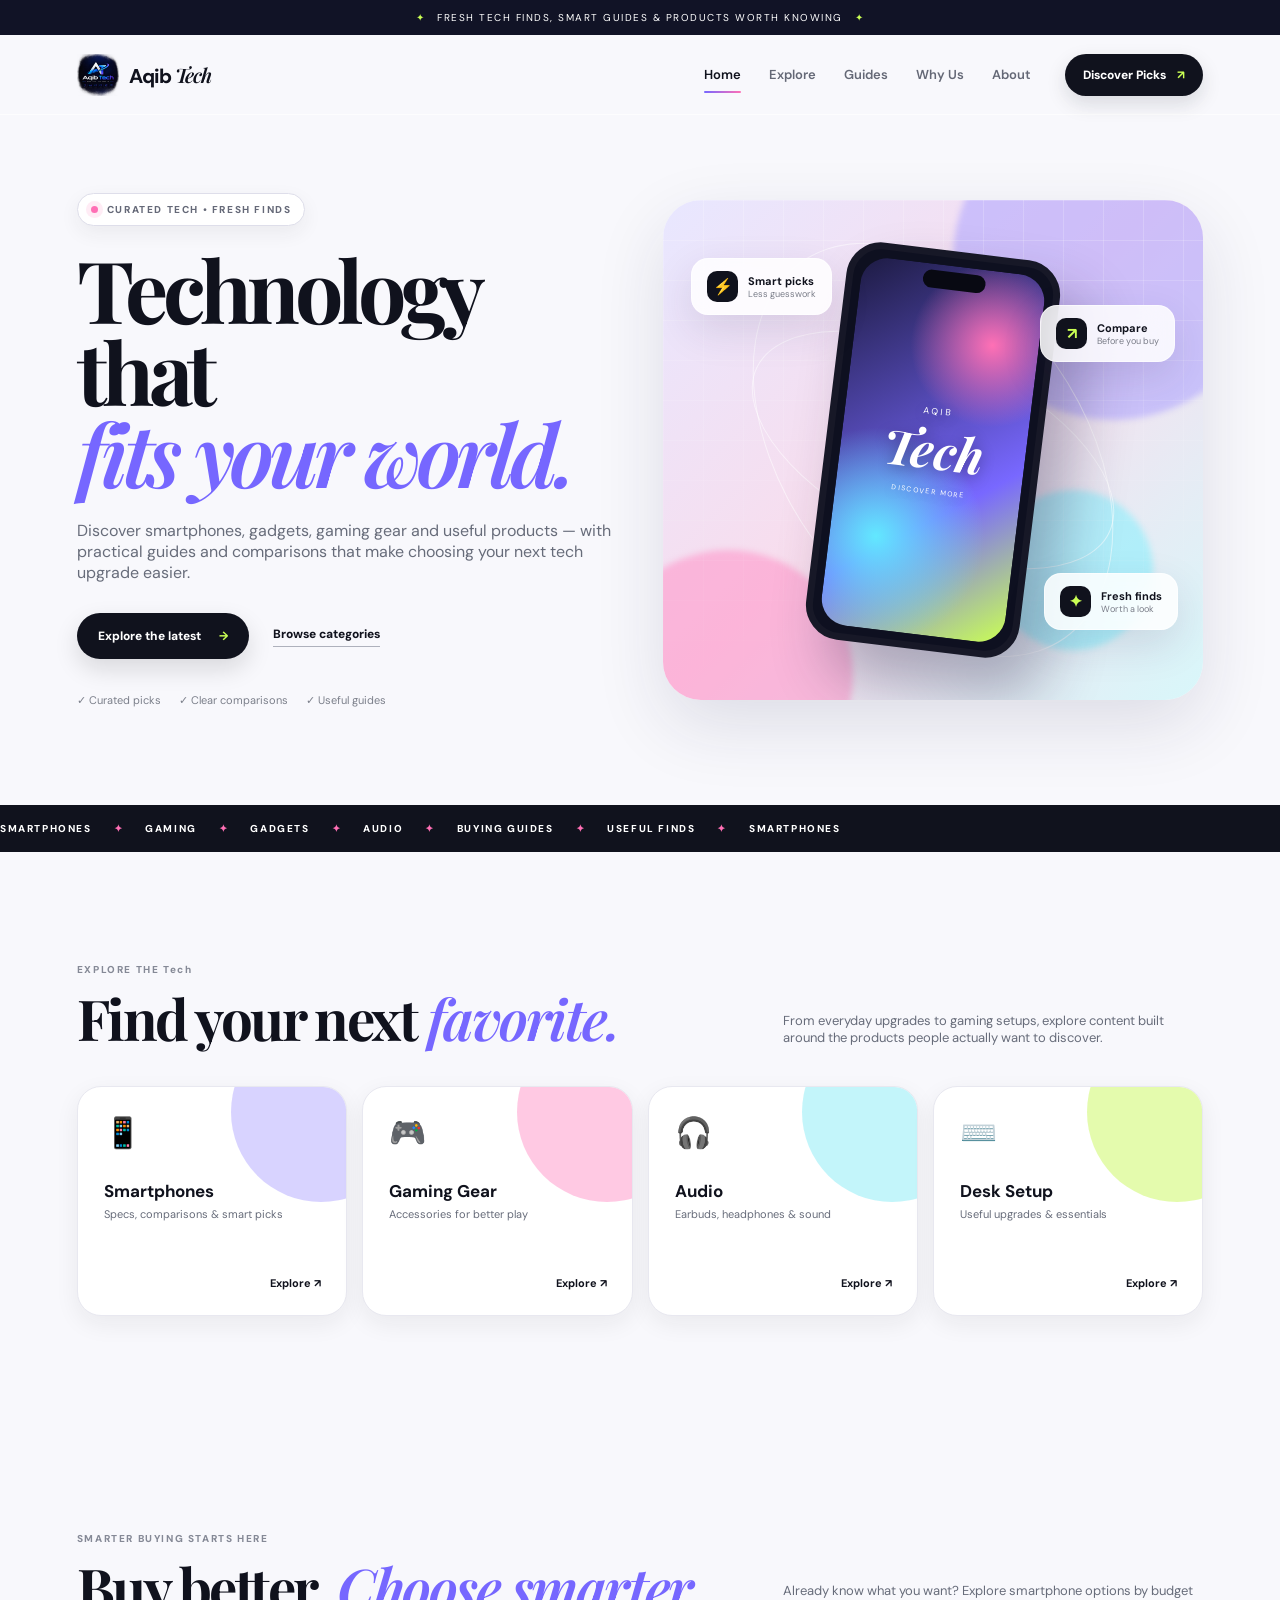
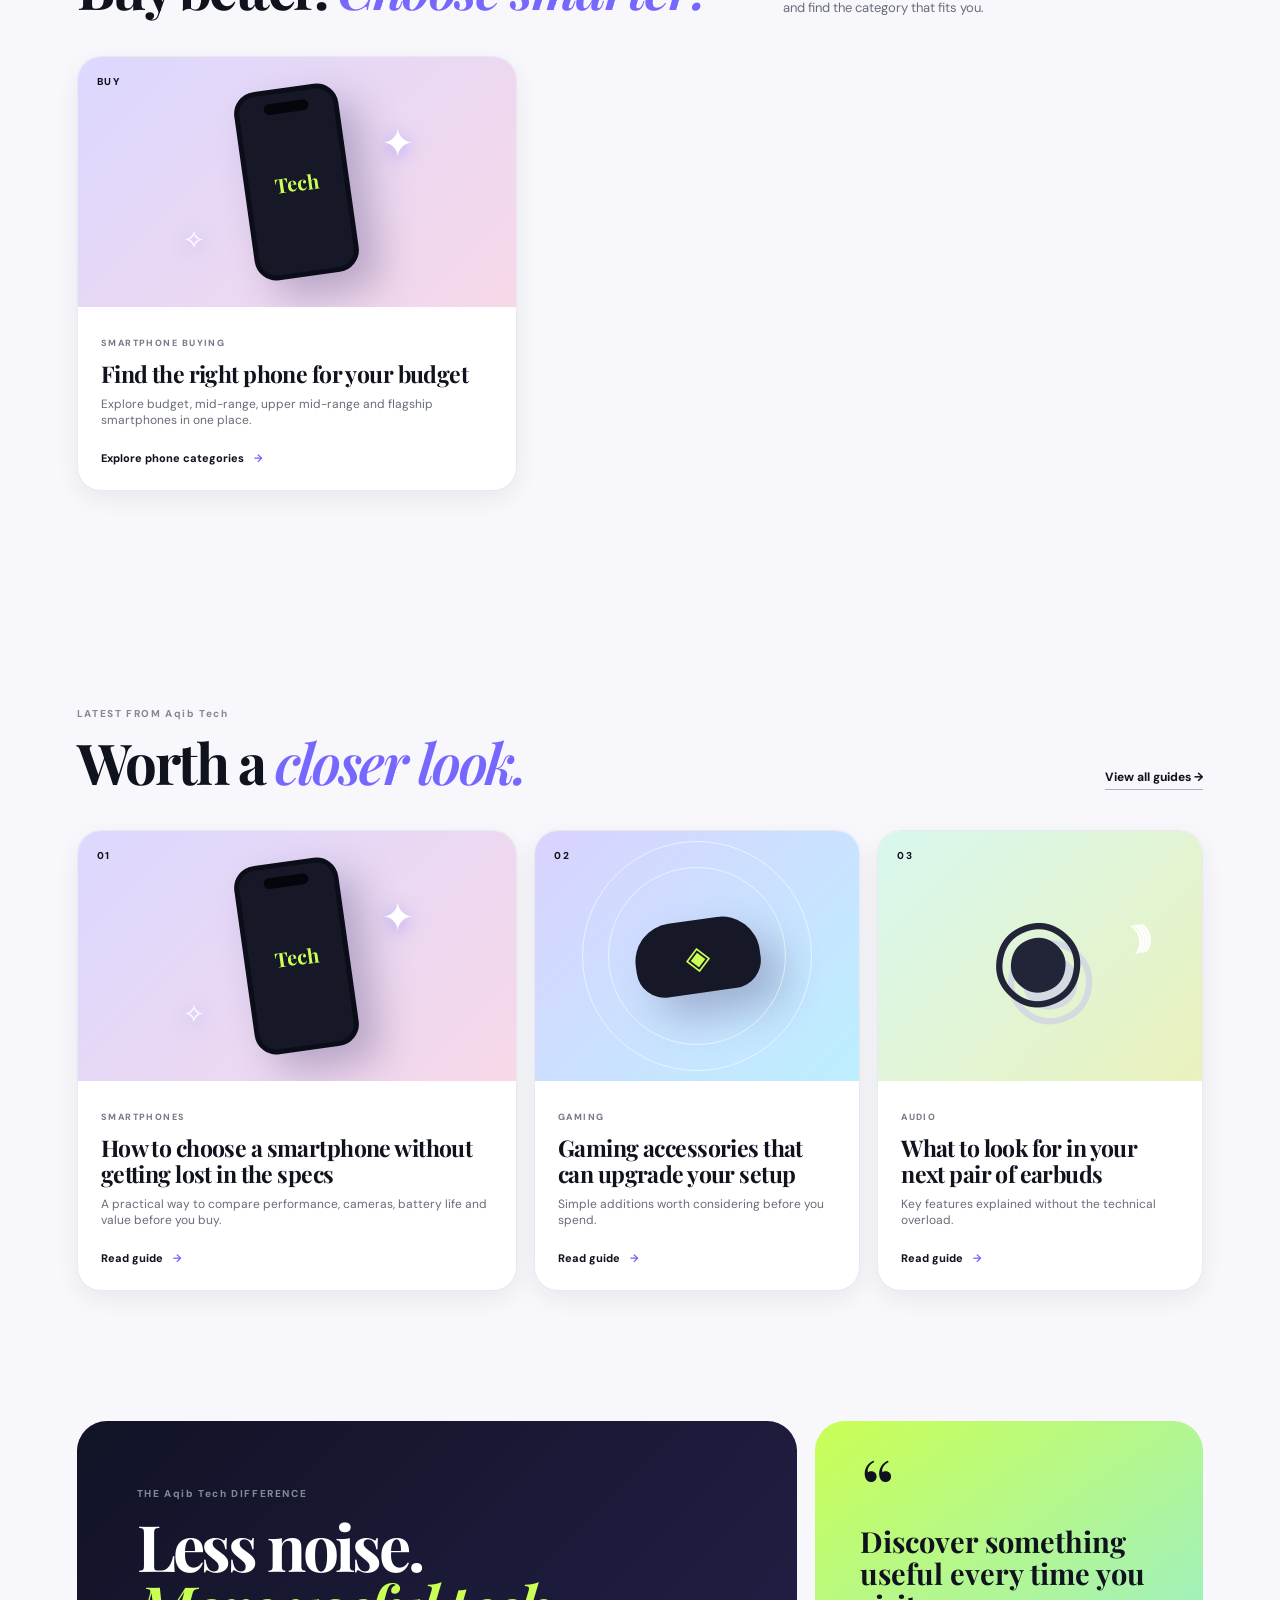
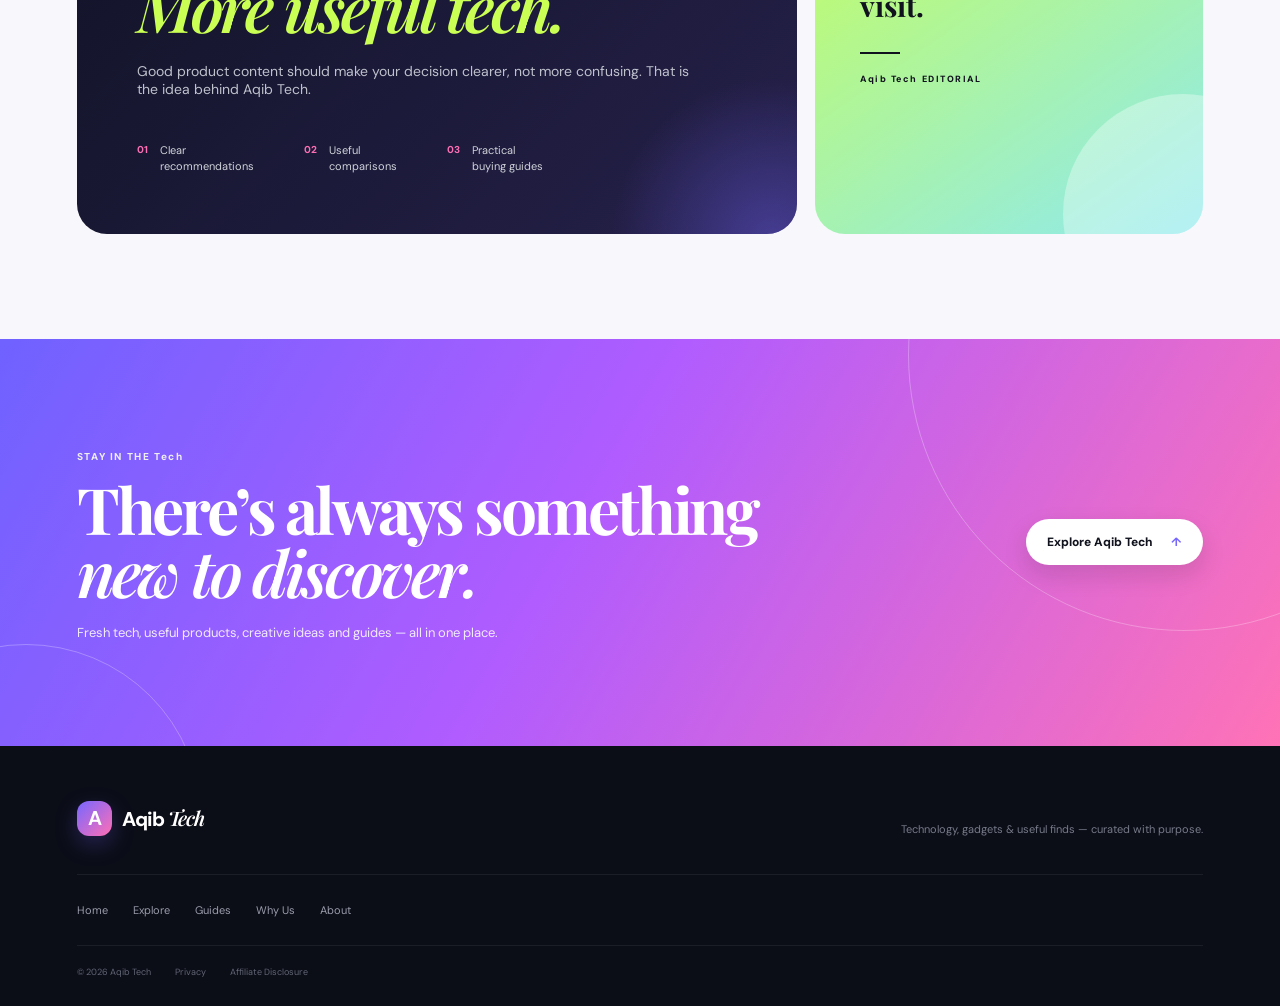
<file: index.html>
<!DOCTYPE html>
<html lang="en">
<head>
<meta charset="UTF-8">
<meta name="viewport" content="width=device-width,initial-scale=1.0">
<meta name="description" content="Aqib Tech brings practical tech guides, gadget reviews, gaming gear, smartphone comparisons and useful product recommendations to help you buy smarter.">
<meta name="theme-color" content="#11152a">
<meta name="robots" content="index,follow">
<title>Aqib Tech | Tech, Gadgets, Gaming & Buying Guides</title>
<link rel="preconnect" href="https://fonts.googleapis.com">
<link rel="preconnect" href="https://fonts.gstatic.com" crossorigin>
<link href="https://fonts.googleapis.com/css2?family=DM+Sans:wght@400;500;600;700;800&family=Playfair+Display:ital,wght@0,600;0,700;1,600;1,700&display=swap" rel="stylesheet">
<link rel="icon" type="image/png" href="aqib-tech-logo.png">
<link rel="stylesheet" href="styles.css">
</head>
<body>
<div class="progress"></div>
<div class="announcement"><span>✦</span> Fresh tech finds, smart guides &amp; products worth knowing <span>✦</span></div>

<header class="header">
  <a class="brand" href="#home">
  <img src="aqib-tech-logo.png" alt="Aqib Tech Logo" style="height:42px;width:42px;object-fit:contain;">
  <span>Aqib <i>Tech</i></span>
</a>
  <button class="menu-btn" aria-label="Toggle menu"><span></span><span></span><span></span></button>
  <nav class="nav">
    <a class="active" href="#home">Home</a><a href="#categories">Explore</a><a href="#guides">Guides</a><a href="#why">Why Us</a><a href="#about">About</a>
  </nav>
  <a class="nav-button" href="#guides">Discover Picks <b>↗</b></a>
</header>

<main>
<section class="hero" id="home">
  <div class="hero-copy reveal">
    <div class="pill"><span></span> CURATED TECH • FRESH FINDS</div>
    <h1>Technology that<br><em>fits your world.</em></h1>
    <p>Discover smartphones, gadgets, gaming gear and useful products — with practical guides and comparisons that make choosing your next tech upgrade easier.</p>
    <div class="actions"><a class="btn primary" href="#guides">Explore the latest <b>→</b></a><a class="under" href="#categories">Browse categories</a></div>
    <div class="mini-points"><span>✓ Curated picks</span><span>✓ Clear comparisons</span><span>✓ Useful guides</span></div>
  </div>
  <div class="hero-art reveal delay">
    <div class="blob blob-a"></div><div class="blob blob-b"></div><div class="blob blob-c"></div>
    <div class="grid-glow"></div>
    <div class="orbit orbit1"></div><div class="orbit orbit2"></div>
    <div class="phone">
      <div class="phone-camera"></div>
      <div class="phone-display"><small>AQIB</small><strong>Tech</strong><span>DISCOVER MORE</span></div>
    </div>
    <div class="float-card fc1"><b>⚡</b><span><strong>Smart picks</strong><small>Less guesswork</small></span></div>
    <div class="float-card fc2"><b>✦</b><span><strong>Fresh finds</strong><small>Worth a look</small></span></div>
    <div class="float-card fc3"><b>↗</b><span><strong>Compare</strong><small>Before you buy</small></span></div>
  </div>
</section>

<section class="marquee"><div><span>SMARTPHONES</span><i>✦</i><span>GAMING</span><i>✦</i><span>GADGETS</span><i>✦</i><span>AUDIO</span><i>✦</i><span>BUYING GUIDES</span><i>✦</i><span>USEFUL FINDS</span><i>✦</i><span>SMARTPHONES</span></div></section>

<section class="section" id="categories">
  <div class="heading reveal"><div><label>EXPLORE THE Tech</label><h2>Find your next <em>favorite.</em></h2></div><p>From everyday upgrades to gaming setups, explore content built around the products people actually want to discover.</p></div>
  <div class="cat-grid">
    <a class="cat c1 reveal" href="smartphones.html"><span class="cat-icon">📱</span><h3>Smartphones</h3><p>Specs, comparisons &amp; smart picks</p><b>Explore ↗</b></a>
    <a class="cat c2 reveal" href="#guides"><span class="cat-icon">🎮</span><h3>Gaming Gear</h3><p>Accessories for better play</p><b>Explore ↗</b></a>
    <a class="cat c3 reveal" href="#guides"><span class="cat-icon">🎧</span><h3>Audio</h3><p>Earbuds, headphones &amp; sound</p><b>Explore ↗</b></a>
    <a class="cat c4 reveal" href="#guides"><span class="cat-icon">⌨️</span><h3>Desk Setup</h3><p>Useful upgrades &amp; essentials</p><b>Explore ↗</b></a>
  </div>
</section>
<section class="section" id="buy-better">
  <div class="heading reveal">
    <div>
      <label>SMARTER BUYING STARTS HERE</label>
      <h2>Buy better. <em>Choose smarter.</em></h2>
    </div>
    <p>Already know what you want? Explore smartphone options by budget and find the category that fits you.</p>
  </div>

  <div class="articles">
    <article class="article featured reveal">
      <div class="article-art phone-art">
        <span class="number">BUY</span>
        <div class="mini-phone"><i></i><b>Tech</b></div>
        <div class="spark s1">✦</div>
        <div class="spark s2">✧</div>
      </div>
      <div class="article-copy">
        <label>SMARTPHONE BUYING</label>
        <h3>Find the right phone for your budget</h3>
        <p>Explore budget, mid-range, upper mid-range and flagship smartphones in one place.</p>
        <a href="phone-buying.html">Explore phone categories <b>→</b></a>
      </div>
    </article>
  </div>
</section>
<section class="section guides" id="guides">
  <div class="heading reveal"><div><label>LATEST FROM Aqib Tech</label><h2>Worth a <em>closer look.</em></h2></div><a class="under" href="#guides">View all guides →</a></div>
  <div class="articles">
    <article class="article featured reveal">
      <div class="article-art phone-art"><span class="number">01</span><div class="mini-phone"><i></i><b>Tech</b></div><div class="spark s1">✦</div><div class="spark s2">✧</div></div>
      <div class="article-copy"><label>SMARTPHONES</label><h3>How to choose a smartphone without getting lost in the specs</h3><p>A practical way to compare performance, cameras, battery life and value before you buy.</p><a href="smartphones.html">Read guide <b>→</b></a></div>
    </article>
    <article class="article reveal">
      <div class="article-art game-art"><span class="number">02</span><div class="controller">◈</div><div class="rings"></div></div>
      <div class="article-copy"><label>GAMING</label><h3>Gaming accessories that can upgrade your setup</h3><p>Simple additions worth considering before you spend.</p><a href="#">Read guide <b>→</b></a></div>
    </article>
    <article class="article reveal">
      <div class="article-art audio-art"><span class="number">03</span><div class="earbud">◉</div><div class="sound">))))</div></div>
      <div class="article-copy"><label>AUDIO</label><h3>What to look for in your next pair of earbuds</h3><p>Key features explained without the technical overload.</p><a href="#">Read guide <b>→</b></a></div>
    </article>
  </div>
</section>

<section class="why section" id="why">
  <div class="why-main reveal"><label>THE Aqib Tech DIFFERENCE</label><h2>Less noise.<br><em>More useful tech.</em></h2><p>Good product content should make your decision clearer, not more confusing. That is the idea behind Aqib Tech.</p>
    <div class="features"><div><strong>01</strong><span>Clear<br>recommendations</span></div><div><strong>02</strong><span>Useful<br>comparisons</span></div><div><strong>03</strong><span>Practical<br>buying guides</span></div></div>
  </div>
  <div class="why-side reveal"><div class="quote-mark">“</div><h3>Discover something useful every time you visit.</h3><div class="line"></div><small>Aqib Tech EDITORIAL</small><div class="side-orb"></div></div>
</section>

<section class="cta" id="about"><div class="cta-inner reveal"><div><label>STAY IN THE Tech</label><h2>There’s always something<br><em>new to discover.</em></h2><p>Fresh tech, useful products, creative ideas and guides — all in one place.</p></div><a class="btn light" href="#home">Explore Aqib Tech <b>↑</b></a></div></section>
</main>

<footer class="footer"><div class="footer-top"><a class="brand" href="#home"><b class="brand-icon">A</b><span>Aqib <i>Tech</i></span></a><p>Technology, gadgets &amp; useful finds — curated with purpose.</p></div><div class="footer-links"><a href="#home">Home</a><a href="#categories">Explore</a><a href="#guides">Guides</a><a href="#why">Why Us</a><a href="#about">About</a></div><div class="footer-bottom"><span>© <span id="year"></span> Aqib Tech</span><span>Privacy</span><span>Affiliate Disclosure</span></div></footer>
<script src="script.js"></script>
</body>
</html>
</file>
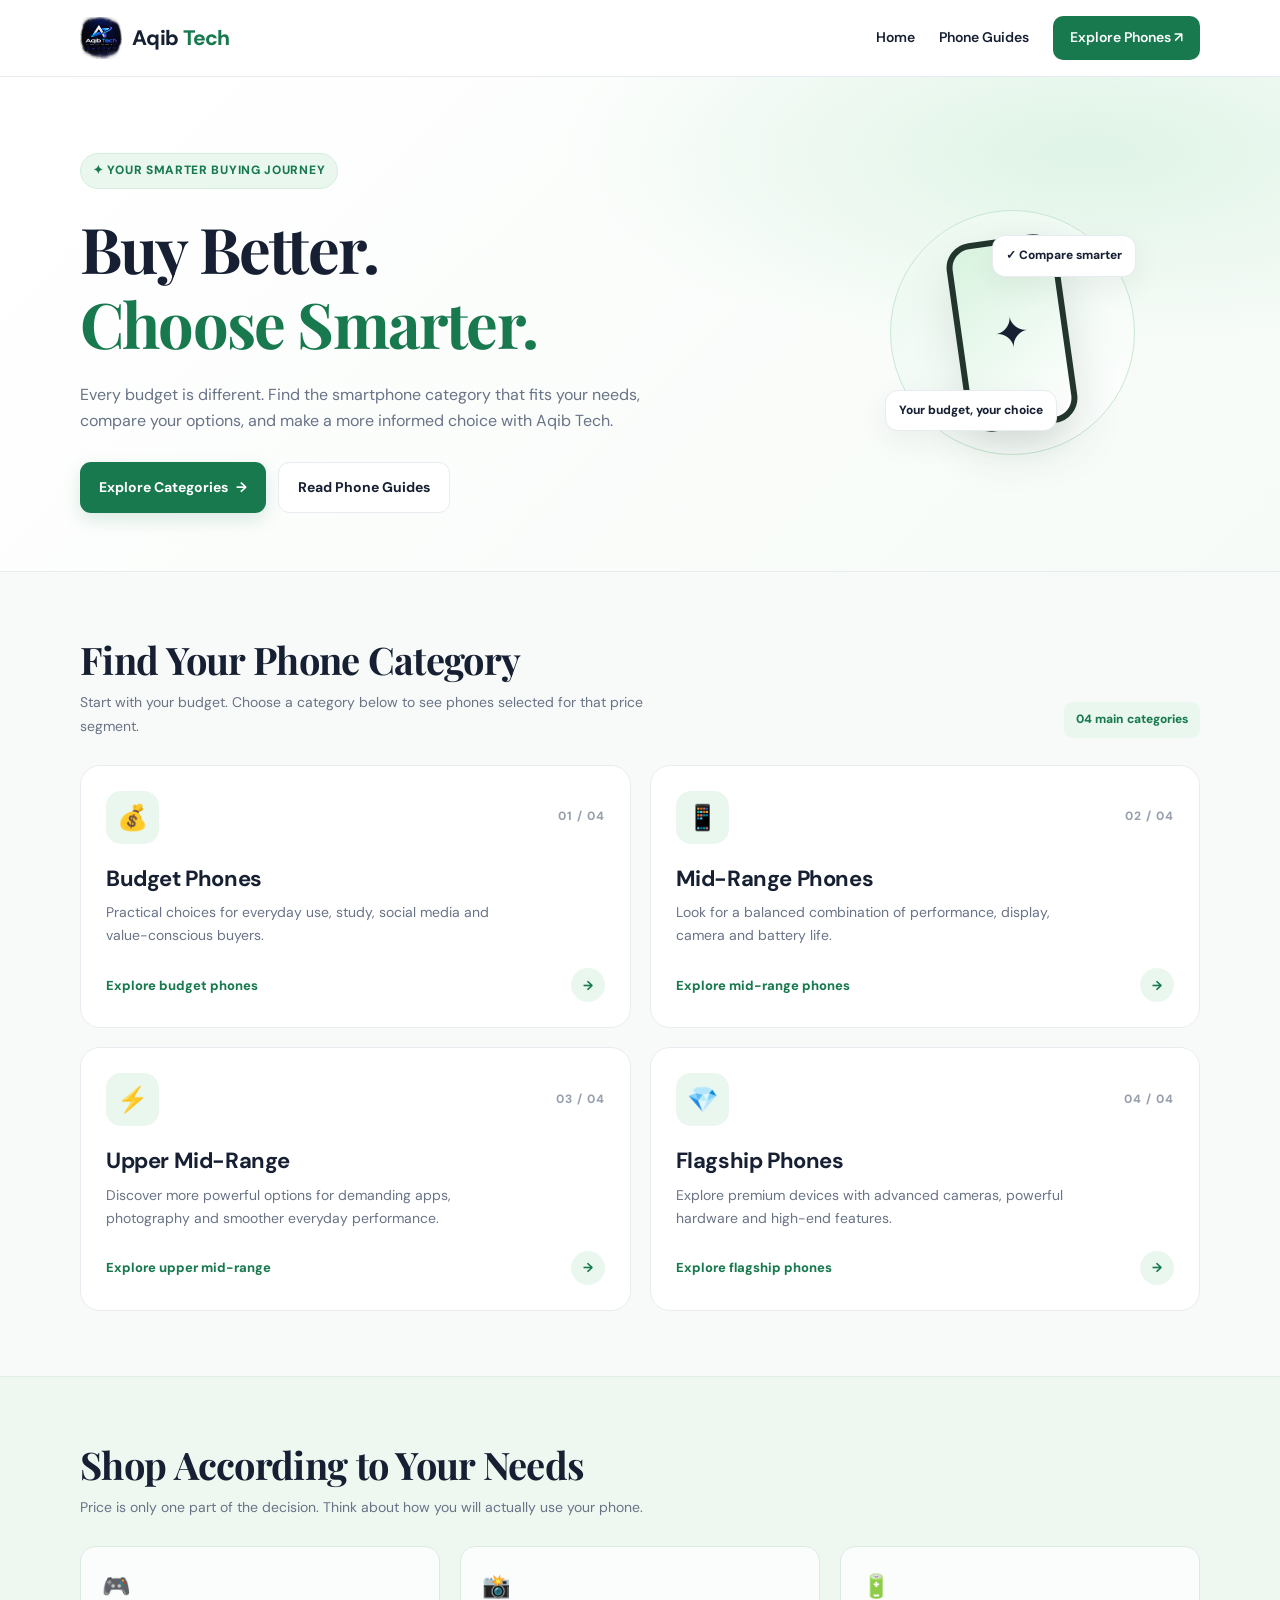
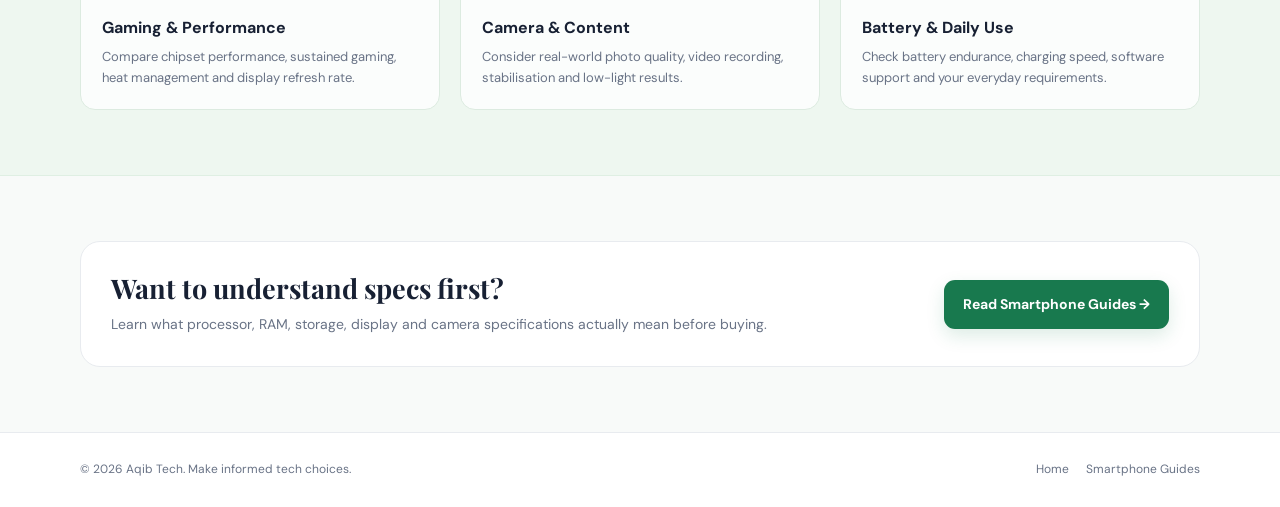
<file: phone-buying.html>
<!DOCTYPE html>
<html lang="en">
<head>
  <meta charset="UTF-8">
  <meta name="viewport" content="width=device-width, initial-scale=1.0">
  <meta name="robots" content="index,follow">
  <meta name="theme-color" content="#ffffff">

  <title>Buy Smartphones by Budget & Needs | Aqib Tech</title>
  <meta name="description" content="Find the right smartphone for your budget and needs. Explore budget, mid-range, upper mid-range and flagship phones with Aqib Tech.">

  <link rel="icon" href="aqib-tech-logo.png" type="image/png">
  <link rel="preconnect" href="https://fonts.googleapis.com">
  <link rel="preconnect" href="https://fonts.gstatic.com" crossorigin>
  <link href="https://fonts.googleapis.com/css2?family=DM+Sans:wght@400;500;600;700;800&family=Playfair+Display:wght@600;700&display=swap" rel="stylesheet">

  <style>
    :root {
      --ink: #172033;
      --muted: #697386;
      --green: #18794e;
      --green-light: #eaf7ef;
      --line: #e8ebef;
      --surface: #ffffff;
      --background: #f8faf9;
    }

    * {
      box-sizing: border-box;
      margin: 0;
      padding: 0;
    }

    html {
      scroll-behavior: smooth;
    }

    body {
      font-family: "DM Sans", sans-serif;
      color: var(--ink);
      background: var(--background);
      line-height: 1.65;
    }

    a {
      color: inherit;
      text-decoration: none;
    }

    .container {
      width: min(1120px, 91%);
      margin: auto;
    }

    header {
      background: rgba(255,255,255,.94);
      border-bottom: 1px solid var(--line);
      position: sticky;
      top: 0;
      z-index: 10;
      backdrop-filter: blur(14px);
    }

    .nav {
      min-height: 76px;
      display: flex;
      align-items: center;
      justify-content: space-between;
      gap: 18px;
    }

    .logo {
      display: flex;
      align-items: center;
      gap: 10px;
      font-size: 21px;
      font-weight: 800;
      letter-spacing: -.7px;
    }

    .logo img {
      width: 42px;
      height: 42px;
      object-fit: contain;
    }

    .logo span {
      color: var(--green);
    }

    .nav-links {
      display: flex;
      align-items: center;
      gap: 24px;
      font-size: 14px;
      font-weight: 600;
    }

    .nav-links a:hover {
      color: var(--green);
    }

    .nav-cta {
      padding: 10px 17px;
      border-radius: 10px;
      background: var(--green);
      color: white !important;
    }

    .hero {
      padding: 76px 0 58px;
      background:
        radial-gradient(ellipse at 85% 15%, #dff4e6 0, transparent 34%),
        linear-gradient(135deg, #fff 0%, #f6fbf7 100%);
      border-bottom: 1px solid var(--line);
      overflow: hidden;
    }

    .hero-inner {
      display: grid;
      grid-template-columns: 1.3fr .7fr;
      align-items: center;
      gap: 48px;
    }

    .eyebrow {
      display: inline-flex;
      align-items: center;
      gap: 8px;
      color: var(--green);
      background: var(--green-light);
      border: 1px solid #d5eddd;
      padding: 7px 12px;
      border-radius: 100px;
      font-size: 12px;
      font-weight: 800;
      letter-spacing: .7px;
      text-transform: uppercase;
    }

    h1, h2, h3 {
      line-height: 1.2;
    }

    h1 {
      margin-top: 22px;
      font-family: "Playfair Display", serif;
      font-size: clamp(38px, 5.5vw, 63px);
      letter-spacing: -1.8px;
      max-width: 680px;
    }

    h1 span {
      color: var(--green);
    }

    .hero p {
      margin-top: 20px;
      color: var(--muted);
      max-width: 570px;
      font-size: 16px;
    }

    .hero-buttons {
      display: flex;
      flex-wrap: wrap;
      gap: 12px;
      margin-top: 27px;
    }

    .button {
      display: inline-flex;
      justify-content: center;
      align-items: center;
      gap: 8px;
      padding: 13px 19px;
      border-radius: 11px;
      font-size: 14px;
      font-weight: 700;
      transition: transform .2s, box-shadow .2s, background .2s;
    }

    .button:hover {
      transform: translateY(-2px);
    }

    .button-primary {
      color: white;
      background: var(--green);
      box-shadow: 0 7px 18px #18794e25;
    }

    .button-primary:hover {
      background: #12643f;
      box-shadow: 0 10px 22px #18794e30;
    }

    .button-secondary {
      background: white;
      border: 1px solid var(--line);
    }

    .hero-art {
      min-height: 280px;
      display: grid;
      place-items: center;
      position: relative;
    }

    .orbit {
      width: 245px;
      height: 245px;
      border-radius: 50%;
      border: 1px solid #c9e7d3;
      background: linear-gradient(145deg, #eaf8ef, #fff);
      display: grid;
      place-items: center;
      animation: float 5s ease-in-out infinite;
      position: relative;
    }

    .phone-shape {
      width: 112px;
      height: 190px;
      border-radius: 25px;
      border: 6px solid #23362e;
      background: linear-gradient(145deg, #d8f3df, #fff);
      box-shadow: 0 22px 45px #193e2920;
      display: grid;
      place-items: center;
      font-size: 43px;
      transform: rotate(-8deg);
    }

    .bubble {
      position: absolute;
      background: white;
      border: 1px solid var(--line);
      box-shadow: 0 10px 30px #182b2010;
      border-radius: 13px;
      padding: 10px 13px;
      font-size: 12px;
      font-weight: 800;
    }

    .bubble-one {
      top: 24px;
      right: -2px;
    }

    .bubble-two {
      bottom: 23px;
      left: -6px;
    }

    @keyframes float {
      0%, 100% { transform: translateY(0); }
      50% { transform: translateY(-10px); }
    }

    .section {
      padding: 65px 0;
    }

    .section-heading {
      display: flex;
      align-items: end;
      justify-content: space-between;
      gap: 22px;
      margin-bottom: 27px;
    }

    .section-heading h2 {
      font-family: "Playfair Display", serif;
      font-size: clamp(27px, 3.5vw, 38px);
      letter-spacing: -.7px;
    }

    .section-heading p {
      margin-top: 9px;
      max-width: 620px;
      color: var(--muted);
      font-size: 14px;
    }

    .count {
      white-space: nowrap;
      color: var(--green);
      background: var(--green-light);
      padding: 8px 12px;
      border-radius: 9px;
      font-size: 12px;
      font-weight: 800;
    }

    .category-grid {
      display: grid;
      grid-template-columns: repeat(2, minmax(0, 1fr));
      gap: 19px;
    }

    .category-card {
      min-height: 230px;
      padding: 25px;
      border: 1px solid var(--line);
      background: var(--surface);
      border-radius: 20px;
      display: flex;
      flex-direction: column;
      position: relative;
      overflow: hidden;
      transition: transform .25s, box-shadow .25s, border-color .25s;
      animation: appear .6s both;
    }

    .category-card:nth-child(2) { animation-delay: .08s; }
    .category-card:nth-child(3) { animation-delay: .16s; }
    .category-card:nth-child(4) { animation-delay: .24s; }

    .category-card:hover {
      transform: translateY(-5px);
      box-shadow: 0 18px 42px #1b332010;
      border-color: #b9dfc6;
    }

    .card-top {
      display: flex;
      align-items: center;
      justify-content: space-between;
      gap: 12px;
    }

    .card-icon {
      width: 53px;
      height: 53px;
      display: grid;
      place-items: center;
      background: var(--green-light);
      border-radius: 15px;
      font-size: 25px;
    }

    .card-number {
      font-size: 12px;
      color: #98a1ad;
      font-weight: 800;
      letter-spacing: 1px;
    }

    .category-card h3 {
      margin-top: 22px;
      font-size: 22px;
      letter-spacing: -.4px;
    }

    .category-card p {
      margin-top: 9px;
      color: var(--muted);
      font-size: 14px;
      max-width: 400px;
    }

    .card-bottom {
      margin-top: auto;
      padding-top: 21px;
      display: flex;
      align-items: center;
      justify-content: space-between;
      gap: 12px;
      color: var(--green);
      font-size: 13px;
      font-weight: 800;
    }

    .arrow {
      width: 34px;
      height: 34px;
      display: grid;
      place-items: center;
      border-radius: 50%;
      background: var(--green-light);
      transition: transform .2s;
    }

    .category-card:hover .arrow {
      transform: translateX(3px);
    }

    .tips {
      background: #eef7f0;
      border-top: 1px solid #dfefe3;
      border-bottom: 1px solid #dfefe3;
    }

    .tips-grid {
      display: grid;
      grid-template-columns: repeat(3, 1fr);
      gap: 20px;
    }

    .tip {
      padding: 21px;
      border: 1px solid #dcebe0;
      background: #ffffffc9;
      border-radius: 15px;
    }

    .tip-icon {
      font-size: 23px;
    }

    .tip h3 {
      margin-top: 12px;
      font-size: 16px;
    }

    .tip p {
      margin-top: 8px;
      color: var(--muted);
      font-size: 13px;
    }

    .guide-cta {
      display: flex;
      justify-content: space-between;
      align-items: center;
      gap: 25px;
      padding: 30px;
      border: 1px solid var(--line);
      border-radius: 20px;
      background: white;
    }

    .guide-cta h2 {
      font-family: "Playfair Display", serif;
      font-size: 27px;
    }

    .guide-cta p {
      margin-top: 8px;
      color: var(--muted);
      font-size: 14px;
    }

    footer {
      background: white;
      border-top: 1px solid var(--line);
      padding: 27px 0;
    }

    .footer-inner {
      display: flex;
      justify-content: space-between;
      align-items: center;
      flex-wrap: wrap;
      gap: 14px;
    }

    footer p, footer a {
      font-size: 12px;
      color: var(--muted);
    }

    footer a:hover {
      color: var(--green);
    }

    .footer-links {
      display: flex;
      flex-wrap: wrap;
      gap: 17px;
    }

    @keyframes appear {
      from { opacity: 0; transform: translateY(14px); }
      to { opacity: 1; transform: translateY(0); }
    }

    @media (max-width: 760px) {
      .nav {
        min-height: 68px;
      }

      .nav-links {
        gap: 13px;
        font-size: 12px;
      }

      .nav-links .nav-cta {
        padding: 8px 10px;
      }

      .hero {
        padding: 48px 0 38px;
      }

      .hero-inner {
        grid-template-columns: 1fr;
        gap: 10px;
      }

      .hero-art {
        min-height: 235px;
      }

      .orbit {
        width: 200px;
        height: 200px;
      }

      .phone-shape {
        width: 91px;
        height: 155px;
        font-size: 35px;
      }

      .section {
        padding: 45px 0;
      }

      .section-heading {
        align-items: start;
        flex-direction: column;
      }

      .tips-grid {
        grid-template-columns: 1fr;
      }

      .guide-cta {
        align-items: start;
        flex-direction: column;
        padding: 23px;
      }
    }

    @media (max-width: 480px) {
      .container {
        width: 90%;
      }

      .logo {
        font-size: 18px;
      }

      .logo img {
        width: 35px;
        height: 35px;
      }

      .nav-links {
        gap: 10px;
      }

      .nav-links a:first-child {
        display: none;
      }

      h1 {
        font-size: 39px;
      }

      .hero p {
        font-size: 14px;
      }

      .category-grid {
        grid-template-columns: 1fr;
      }

      .category-card {
        min-height: 215px;
        padding: 22px;
      }

      .count {
        white-space: normal;
      }

      .footer-inner {
        align-items: start;
        flex-direction: column;
      }
    }

    @media (prefers-reduced-motion: reduce) {
      *, *::before, *::after {
        animation-duration: .01ms !important;
        animation-iteration-count: 1 !important;
        scroll-behavior: auto !important;
        transition-duration: .01ms !important;
      }
    }
  </style>
</head>

<body>
  <header>
    <div class="container nav">
      <a href="index.html" class="logo">
        <img src="aqib-tech-logo.png" alt="Aqib Tech Logo">
        <span style="color:var(--ink)">Aqib <span>Tech</span></span>
      </a>

      <nav class="nav-links" aria-label="Main navigation">
        <a href="index.html">Home</a>
        <a href="smartphones.html">Phone Guides</a>
        <a href="#categories" class="nav-cta">Explore Phones ↗</a>
      </nav>
    </div>
  </header>

  <main>
    <section class="hero">
      <div class="container hero-inner">
        <div>
          <span class="eyebrow">✦ Your smarter buying journey</span>
          <h1>Buy Better.<br><span>Choose Smarter.</span></h1>
          <p>
            Every budget is different. Find the smartphone category that fits
            your needs, compare your options, and make a more informed choice
            with Aqib Tech.
          </p>

          <div class="hero-buttons">
            <a class="button button-primary" href="#categories">
              Explore Categories <span aria-hidden="true">→</span>
            </a>
            <a class="button button-secondary" href="smartphones.html">
              Read Phone Guides
            </a>
          </div>
        </div>

        <div class="hero-art" aria-hidden="true">
          <div class="orbit">
            <div class="phone-shape">✦</div>
            <div class="bubble bubble-one">✓ Compare smarter</div>
            <div class="bubble bubble-two">Your budget, your choice</div>
          </div>
        </div>
      </div>
    </section>

    <section class="section" id="categories">
      <div class="container">
        <div class="section-heading">
          <div>
            <h2>Find Your Phone Category</h2>
            <p>
              Start with your budget. Choose a category below to see phones
              selected for that price segment.
            </p>
          </div>
          <span class="count">04 main categories</span>
        </div>

        <div class="category-grid">
          <a class="category-card" href="budget-phones.html">
            <div class="card-top">
              <div class="card-icon">💰</div>
              <span class="card-number">01 / 04</span>
            </div>
            <h3>Budget Phones</h3>
            <p>
              Practical choices for everyday use, study, social media and
              value-conscious buyers.
            </p>
            <div class="card-bottom">
              <span>Explore budget phones</span>
              <span class="arrow" aria-hidden="true">→</span>
            </div>
          </a>

          <a class="category-card" href="mid-range-phones.html">
            <div class="card-top">
              <div class="card-icon">📱</div>
              <span class="card-number">02 / 04</span>
            </div>
            <h3>Mid-Range Phones</h3>
            <p>
              Look for a balanced combination of performance, display,
              camera and battery life.
            </p>
            <div class="card-bottom">
              <span>Explore mid-range phones</span>
              <span class="arrow" aria-hidden="true">→</span>
            </div>
          </a>

          <a class="category-card" href="upper-mid-range-phones.html">
            <div class="card-top">
              <div class="card-icon">⚡</div>
              <span class="card-number">03 / 04</span>
            </div>
            <h3>Upper Mid-Range</h3>
            <p>
              Discover more powerful options for demanding apps, photography
              and smoother everyday performance.
            </p>
            <div class="card-bottom">
              <span>Explore upper mid-range</span>
              <span class="arrow" aria-hidden="true">→</span>
            </div>
          </a>

          <a class="category-card" href="flagship-phones.html">
            <div class="card-top">
              <div class="card-icon">💎</div>
              <span class="card-number">04 / 04</span>
            </div>
            <h3>Flagship Phones</h3>
            <p>
              Explore premium devices with advanced cameras, powerful
              hardware and high-end features.
            </p>
            <div class="card-bottom">
              <span>Explore flagship phones</span>
              <span class="arrow" aria-hidden="true">→</span>
            </div>
          </a>
        </div>
      </div>
    </section>

    <section class="section tips">
      <div class="container">
        <div class="section-heading">
          <div>
            <h2>Shop According to Your Needs</h2>
            <p>
              Price is only one part of the decision. Think about how you
              will actually use your phone.
            </p>
          </div>
        </div>

        <div class="tips-grid">
          <article class="tip">
            <div class="tip-icon">🎮</div>
            <h3>Gaming & Performance</h3>
            <p>
              Compare chipset performance, sustained gaming, heat management
              and display refresh rate.
            </p>
          </article>

          <article class="tip">
            <div class="tip-icon">📸</div>
            <h3>Camera & Content</h3>
            <p>
              Consider real-world photo quality, video recording,
              stabilisation and low-light results.
            </p>
          </article>

          <article class="tip">
            <div class="tip-icon">🔋</div>
            <h3>Battery & Daily Use</h3>
            <p>
              Check battery endurance, charging speed, software support
              and your everyday requirements.
            </p>
          </article>
        </div>
      </div>
    </section>

    <section class="section">
      <div class="container">
        <div class="guide-cta">
          <div>
            <h2>Want to understand specs first?</h2>
            <p>
              Learn what processor, RAM, storage, display and camera
              specifications actually mean before buying.
            </p>
          </div>
          <a href="smartphones.html" class="button button-primary">
            Read Smartphone Guides →
          </a>
        </div>
      </div>
    </section>
  </main>

  <footer>
    <div class="container footer-inner">
      <p>© <span id="year"></span> Aqib Tech. Make informed tech choices.</p>
      <div class="footer-links">
        <a href="index.html">Home</a>
        <a href="smartphones.html">Smartphone Guides</a>
      </div>
    </div>
  </footer>

  <script>
    document.getElementById("year").textContent = new Date().getFullYear();
  </script>
</body>
</html>
</file>
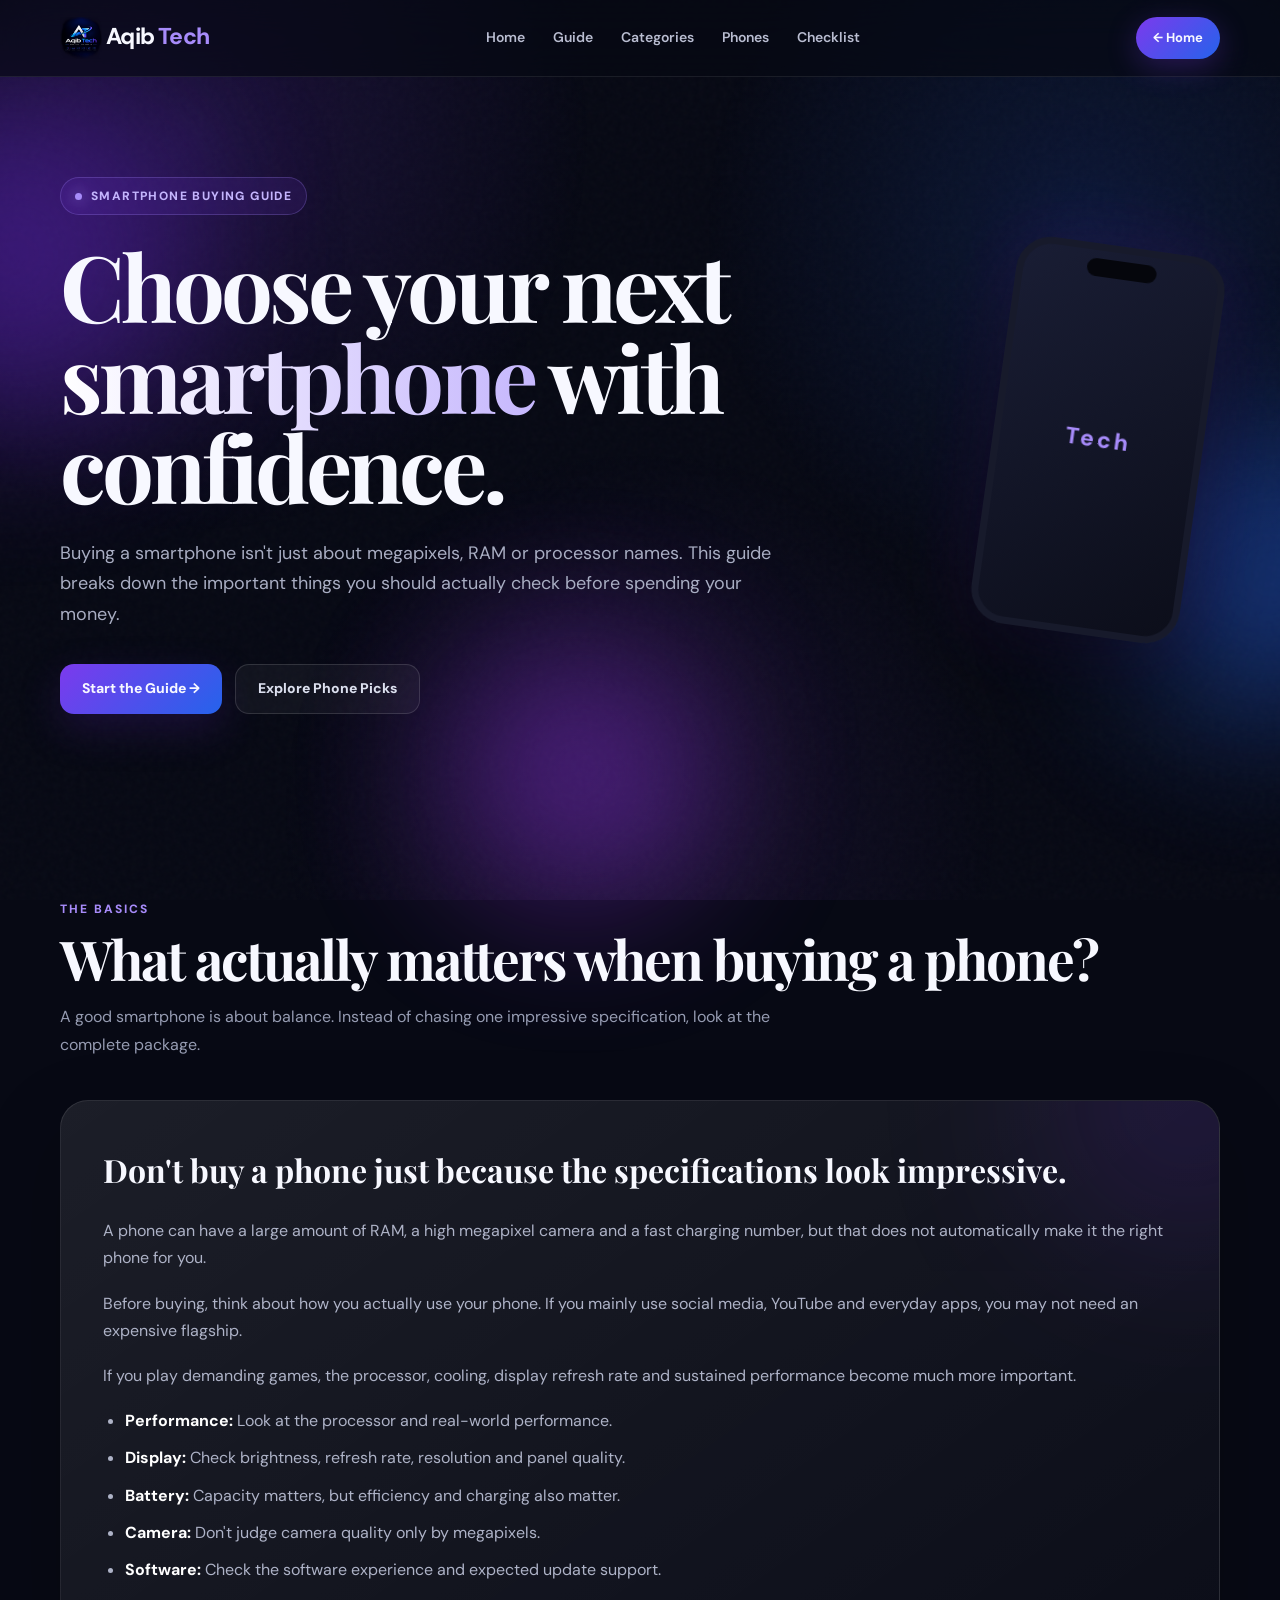
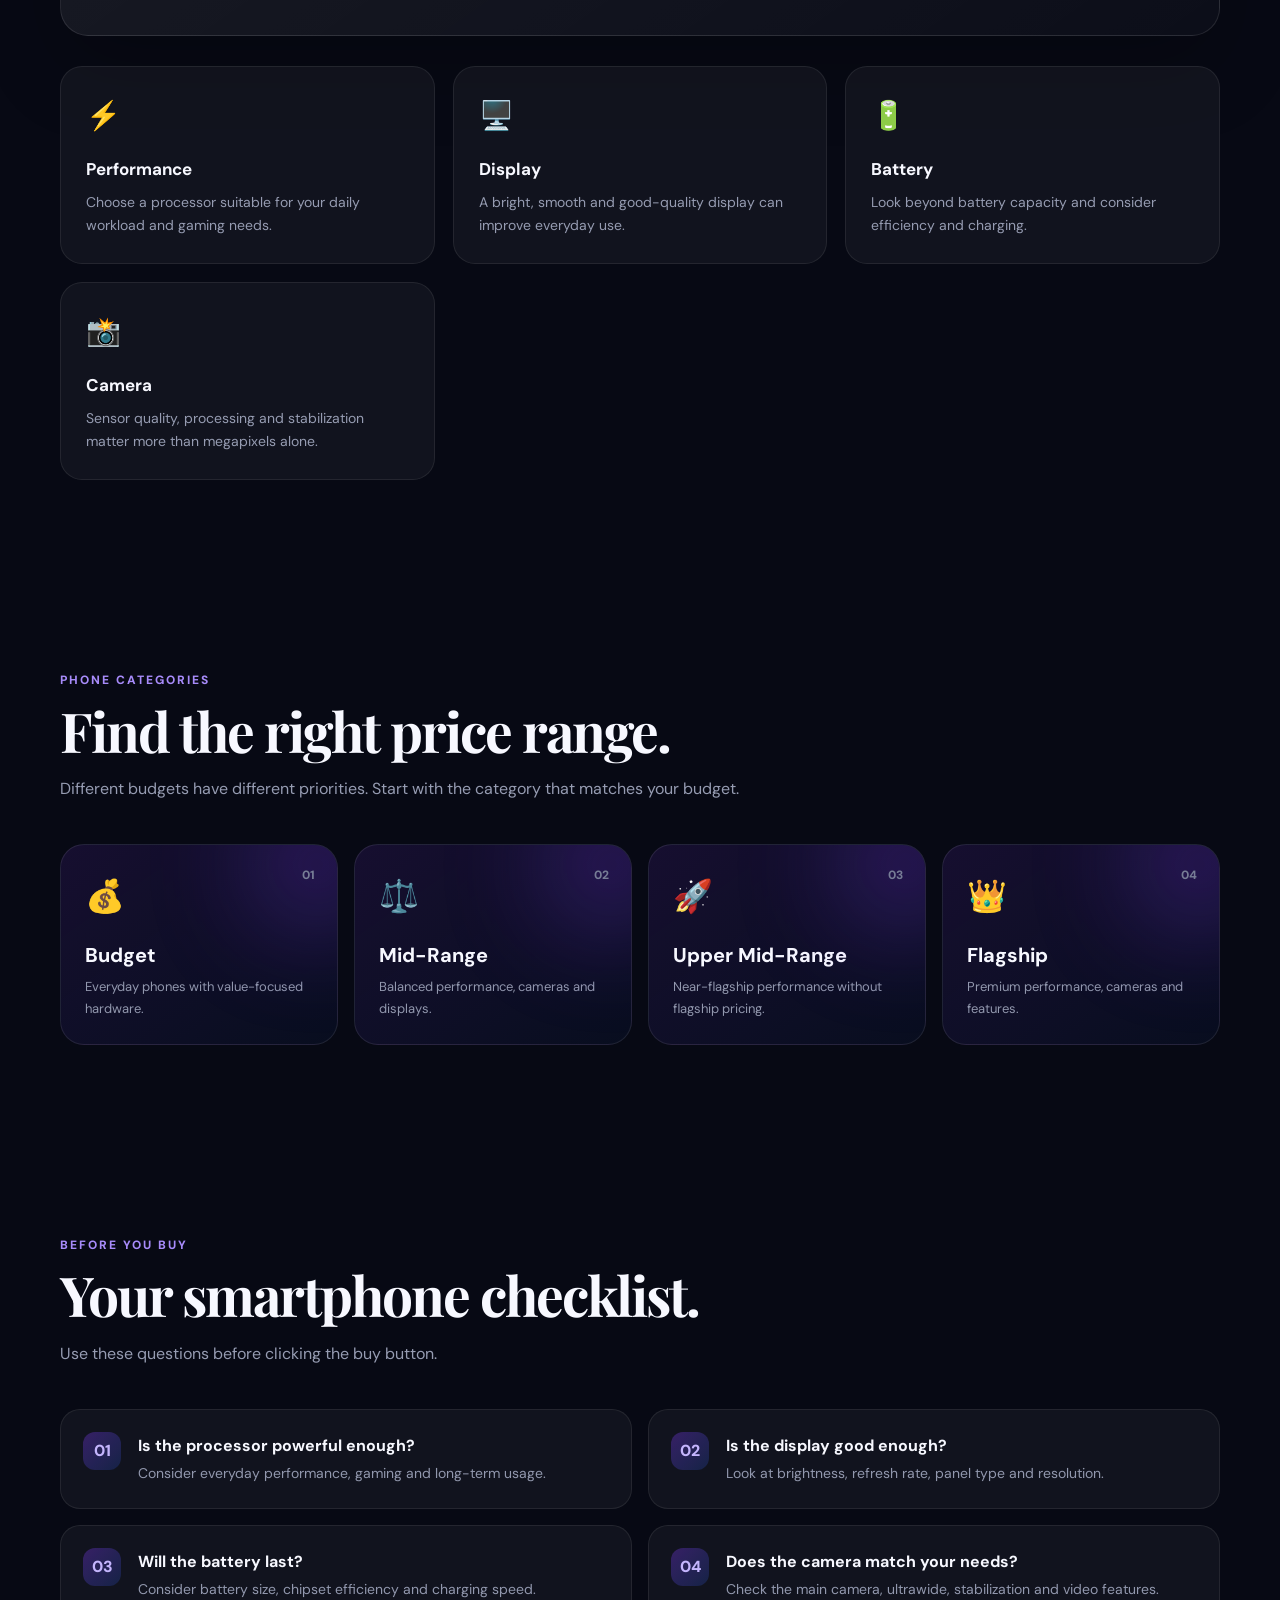
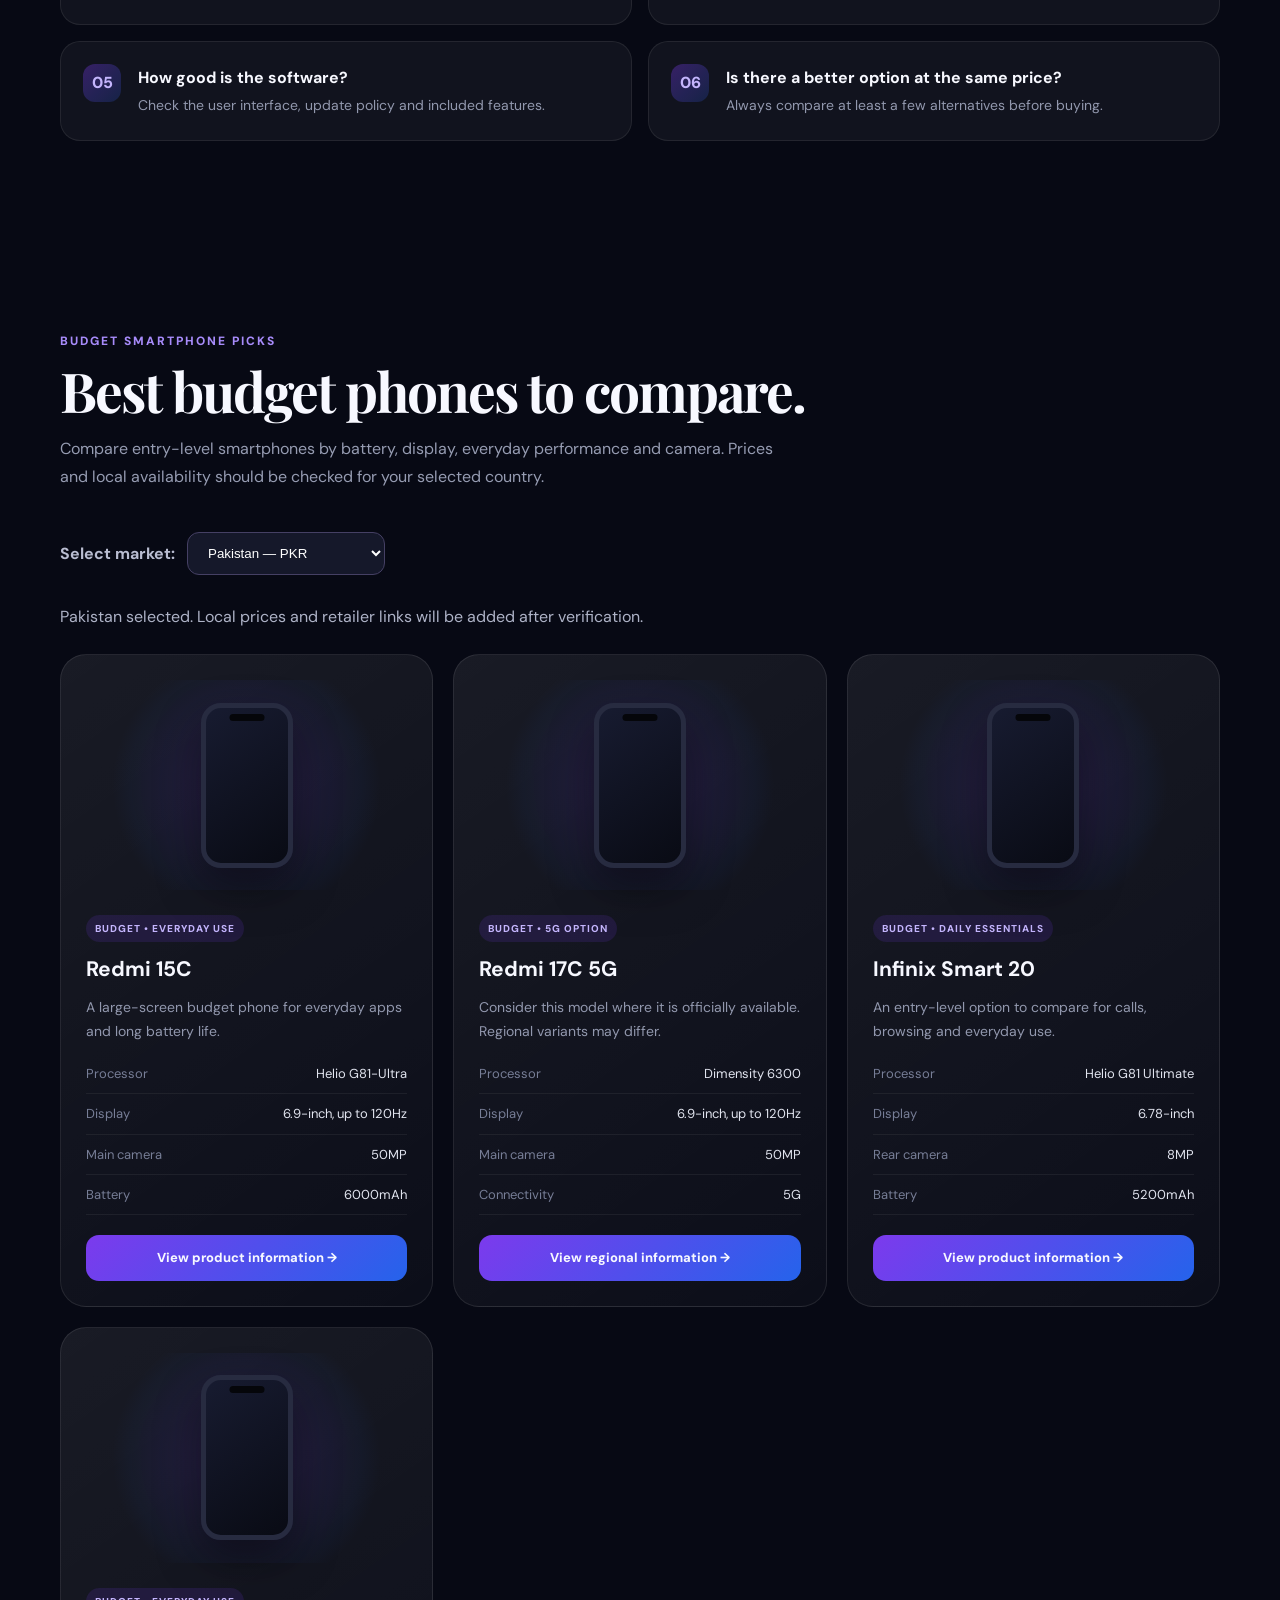
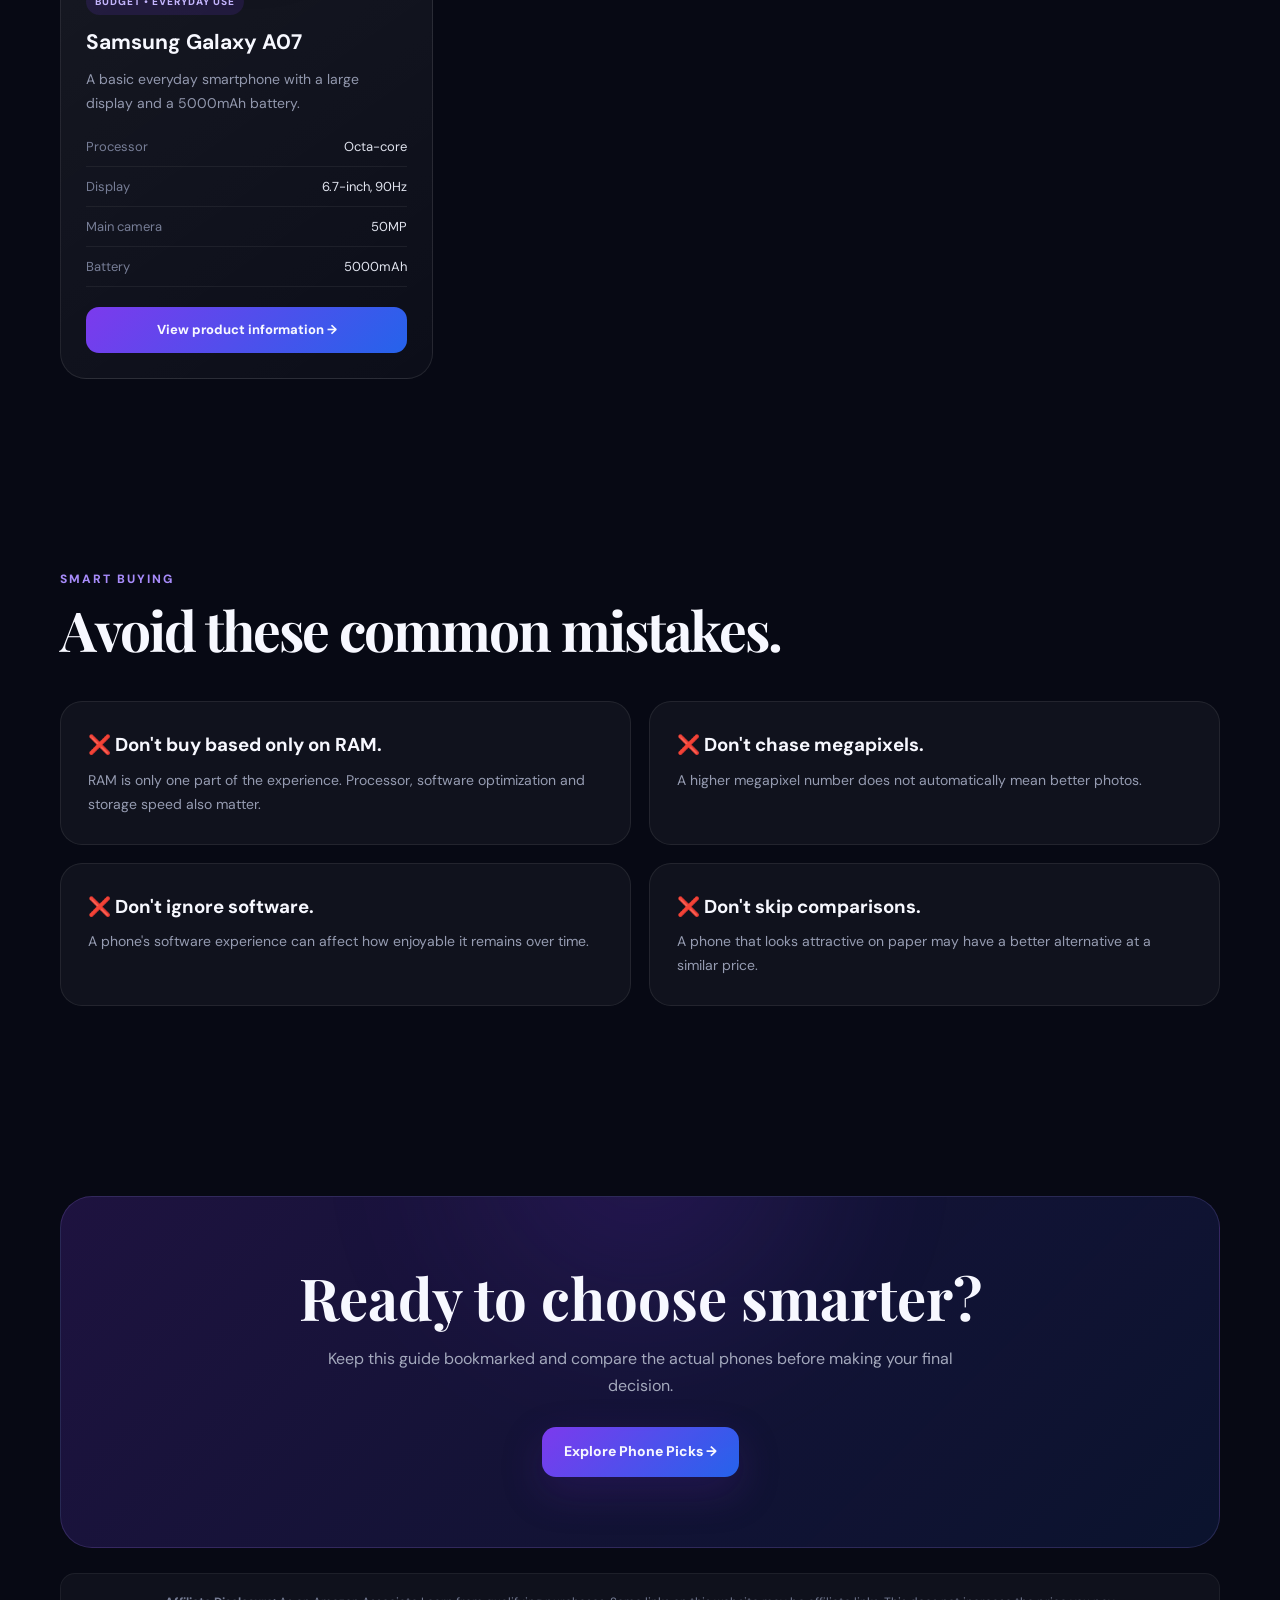
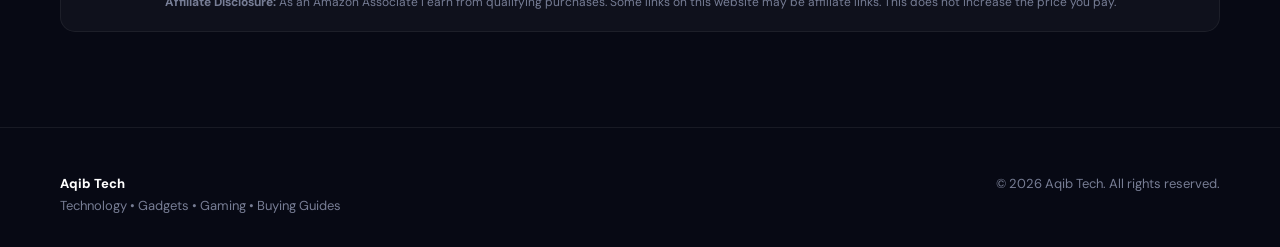
<file: smartphones.html>
<!DOCTYPE html>
<html lang="en">
<head>
<meta charset="UTF-8">

<meta name="viewport" content="width=device-width, initial-scale=1.0">

<meta name="description" content="Aqib Tech smartphone buying guide covering budget phones, performance, displays, cameras, batteries, gaming and what to check before buying a smartphone.">

<meta name="robots" content="index,follow">

<meta name="theme-color" content="#080b18">

<title>Smartphone Buying Guide | Aqib Tech</title>

<link rel="preconnect" href="https://fonts.googleapis.com">
<link rel="preconnect" href="https://fonts.gstatic.com" crossorigin>

<link href="https://fonts.googleapis.com/css2?family=DM+Sans:wght@400;500;600;700;800&family=Playfair+Display:ital,wght@0,600;0,700;1,600;1,700&display=swap" rel="stylesheet">

<style>

/* =========================
   RESET
========================= */

*{
    margin:0;
    padding:0;
    box-sizing:border-box;
}

html{
    scroll-behavior:smooth;
}

body{
    font-family:"DM Sans",sans-serif;
    background:#070914;
    color:#f7f8ff;
    overflow-x:hidden;
    line-height:1.7;
}

a{
    text-decoration:none;
    color:inherit;
}

button{
    font-family:inherit;
}


/* =========================
   BACKGROUND
========================= */

body::before{
    content:"";
    position:fixed;
    inset:0;
    pointer-events:none;
    z-index:-5;

    background:
        radial-gradient(circle at 15% 15%, rgba(124,58,237,.18), transparent 30%),
        radial-gradient(circle at 85% 25%, rgba(37,99,235,.16), transparent 30%),
        radial-gradient(circle at 50% 90%, rgba(168,85,247,.10), transparent 35%);
}

.noise{
    position:fixed;
    inset:0;
    pointer-events:none;
    z-index:-4;
    opacity:.035;

    background-image:url("data:image/svg+xml,%3Csvg viewBox='0 0 180 180' xmlns='http://www.w3.org/2000/svg'%3E%3Cfilter id='n'%3E%3CfeTurbulence type='fractalNoise' baseFrequency='.9' numOctaves='3' stitchTiles='stitch'/%3E%3C/filter%3E%3Crect width='100%25' height='100%25' filter='url(%23n)' opacity='.7'/%3E%3C/svg%3E");
}


/* =========================
   GLOW ORBS
========================= */

.orb{
    position:fixed;
    border-radius:50%;
    filter:blur(80px);
    pointer-events:none;
    z-index:-3;
    opacity:.45;
}

.orb.one{
    width:350px;
    height:350px;
    background:#6d28d9;
    top:80px;
    left:-160px;
    animation:orbOne 12s ease-in-out infinite alternate;
}

.orb.two{
    width:300px;
    height:300px;
    background:#2563eb;
    top:420px;
    right:-140px;
    animation:orbTwo 15s ease-in-out infinite alternate;
}

.orb.three{
    width:260px;
    height:260px;
    background:#9333ea;
    bottom:0;
    left:35%;
    animation:orbThree 13s ease-in-out infinite alternate;
}

@keyframes orbOne{
    from{
        transform:translate(0,0) scale(1);
    }
    to{
        transform:translate(120px,100px) scale(1.25);
    }
}

@keyframes orbTwo{
    from{
        transform:translate(0,0) scale(1);
    }
    to{
        transform:translate(-100px,80px) scale(1.3);
    }
}

@keyframes orbThree{
    from{
        transform:translate(0,0);
    }
    to{
        transform:translate(80px,-80px);
    }
}


/* =========================
   CONTAINER
========================= */

.container{
    width:min(1160px,92%);
    margin:auto;
}


/* =========================
   HEADER
========================= */

header{
    position:sticky;
    top:0;
    z-index:1000;

    background:rgba(7,9,20,.68);
    backdrop-filter:blur(22px);
    -webkit-backdrop-filter:blur(22px);

    border-bottom:1px solid rgba(255,255,255,.08);
}

.nav{
    min-height:76px;

    display:flex;
    align-items:center;
    justify-content:space-between;
    gap:25px;
}

.logo{
    font-size:23px;
    font-weight:800;
    letter-spacing:-.8px;
}

.logo span{
    color:#a78bfa;
}

.nav-links{
    display:flex;
    align-items:center;
    gap:28px;
}

.nav-links a{
    color:#b9bdd1;
    font-size:14px;
    font-weight:600;
    transition:.3s ease;
}

.nav-links a:hover{
    color:#fff;
    transform:translateY(-2px);
}

.home-btn{
    padding:10px 17px;
    border-radius:999px;

    background:linear-gradient(135deg,#7c3aed,#2563eb);

    font-size:13px;
    font-weight:700;

    box-shadow:
        0 8px 30px rgba(124,58,237,.28);

    transition:.3s ease;
}

.home-btn:hover{
    transform:translateY(-3px);
    box-shadow:
        0 12px 40px rgba(124,58,237,.45);
}


/* =========================
   HERO
========================= */

.hero{
    position:relative;
    min-height:650px;

    display:flex;
    align-items:center;

    padding:100px 0 90px;

    overflow:hidden;
}

.hero-content{
    max-width:850px;
    animation:heroIn 1s ease both;
}

@keyframes heroIn{
    from{
        opacity:0;
        transform:translateY(35px);
    }
    to{
        opacity:1;
        transform:translateY(0);
    }
}

.badge{
    display:inline-flex;
    align-items:center;
    gap:9px;

    padding:8px 14px;
    border-radius:999px;

    background:rgba(124,58,237,.12);
    border:1px solid rgba(167,139,250,.25);

    color:#c4b5fd;

    font-size:12px;
    font-weight:800;
    letter-spacing:1.4px;

    margin-bottom:25px;

    animation:pulseBadge 3s ease-in-out infinite;
}

.badge::before{
    content:"";
    width:7px;
    height:7px;
    border-radius:50%;
    background:#a78bfa;
    box-shadow:0 0 15px #a78bfa;
}

@keyframes pulseBadge{
    0%,100%{
        box-shadow:0 0 0 rgba(124,58,237,0);
    }
    50%{
        box-shadow:0 0 30px rgba(124,58,237,.22);
    }
}

.hero h1{
    font-family:"Playfair Display",serif;

    font-size:clamp(48px,8vw,92px);
    line-height:.98;
    letter-spacing:-4px;

    max-width:900px;
}

.gradient-text{
    background:linear-gradient(
        90deg,
        #ffffff,
        #c4b5fd,
        #60a5fa,
        #ffffff
    );

    background-size:300% auto;

    -webkit-background-clip:text;
    background-clip:text;
    color:transparent;

    animation:gradientMove 6s linear infinite;
}

@keyframes gradientMove{
    0%{
        background-position:0% center;
    }
    100%{
        background-position:300% center;
    }
}

.hero p{
    max-width:720px;

    color:#a8adc2;

    font-size:18px;

    margin-top:27px;
}

.hero-actions{
    display:flex;
    flex-wrap:wrap;
    gap:13px;

    margin-top:34px;
}

.primary-btn,
.secondary-btn{
    display:inline-flex;
    align-items:center;
    justify-content:center;

    min-height:50px;
    padding:0 22px;

    border-radius:14px;

    font-size:14px;
    font-weight:800;

    transition:.35s ease;
}

.primary-btn{
    background:linear-gradient(135deg,#7c3aed,#2563eb);

    box-shadow:
        0 15px 40px rgba(76,29,149,.28);
}

.primary-btn:hover{
    transform:translateY(-4px) scale(1.02);
    box-shadow:
        0 20px 50px rgba(124,58,237,.45);
}

.secondary-btn{
    border:1px solid rgba(255,255,255,.13);
    background:rgba(255,255,255,.045);
    color:#dce0ef;
}

.secondary-btn:hover{
    transform:translateY(-4px);
    background:rgba(255,255,255,.09);
    border-color:rgba(167,139,250,.35);
}


/* =========================
   FLOATING PHONE
========================= */

.hero-phone{
    position:absolute;
    width:210px;
    height:390px;

    right:6%;
    top:50%;

    transform:translateY(-50%) rotate(8deg);

    border-radius:35px;

    border:7px solid #171a2b;

    background:
        linear-gradient(
            145deg,
            #191d34,
            #0c0e1a
        );

    box-shadow:
        0 40px 100px rgba(0,0,0,.55),
        0 0 80px rgba(124,58,237,.18);

    animation:phoneFloat 5s ease-in-out infinite;
}

.hero-phone::before{
    content:"";

    position:absolute;

    width:70px;
    height:18px;

    background:#05060c;

    border-radius:20px;

    top:8px;
    left:50%;

    transform:translateX(-50%);
}

.hero-phone::after{
    content:"Tech";

    position:absolute;

    inset:0;

    display:flex;
    align-items:center;
    justify-content:center;

    color:#a78bfa;

    font-size:23px;
    font-weight:800;

    letter-spacing:3px;
}

@keyframes phoneFloat{
    0%,100%{
        transform:translateY(-50%) rotate(8deg);
    }
    50%{
        transform:translateY(calc(-50% - 18px)) rotate(5deg);
    }
}


/* =========================
   SECTION
========================= */

section{
    padding:95px 0;
}

.section-heading{
    margin-bottom:42px;
}

.eyebrow{
    color:#a78bfa;

    font-size:12px;
    font-weight:800;

    letter-spacing:2px;
    text-transform:uppercase;

    margin-bottom:10px;
}

.section-heading h2{
    font-family:"Playfair Display",serif;

    font-size:clamp(34px,5vw,55px);
    line-height:1.08;

    letter-spacing:-2px;
}

.section-heading p{
    max-width:720px;

    color:#969cb2;

    margin-top:15px;
}


/* =========================
   ARTICLE CARD
========================= */

.article-card{
    position:relative;

    padding:42px;

    border-radius:28px;

    background:
        linear-gradient(
            145deg,
            rgba(255,255,255,.085),
            rgba(255,255,255,.025)
        );

    border:1px solid rgba(255,255,255,.10);

    box-shadow:
        0 30px 80px rgba(0,0,0,.22);

    overflow:hidden;
}

.article-card::before{
    content:"";

    position:absolute;

    width:260px;
    height:260px;

    right:-100px;
    top:-130px;

    border-radius:50%;

    background:#7c3aed;

    filter:blur(100px);

    opacity:.20;
}

.article-card h3{
    position:relative;

    font-family:"Playfair Display",serif;

    font-size:32px;

    margin-bottom:20px;
}

.article-card p{
    position:relative;

    color:#aeb3c7;

    margin-bottom:18px;
}

.article-card strong{
    color:#fff;
}

.article-card ul{
    position:relative;

    padding-left:22px;

    color:#aeb3c7;
}

.article-card li{
    margin:10px 0;
}


/* =========================
   FEATURE GRID
========================= */

.feature-grid{
    display:grid;

    grid-template-columns:
        repeat(3,1fr);

    gap:18px;

    margin-top:30px;
}

.feature{
    padding:25px;

    border-radius:22px;

    background:rgba(255,255,255,.045);

    border:1px solid rgba(255,255,255,.08);

    transition:.4s ease;
}

.feature:hover{
    transform:translateY(-8px);

    background:rgba(255,255,255,.075);

    border-color:rgba(167,139,250,.25);

    box-shadow:
        0 20px 50px rgba(0,0,0,.25);
}

.feature-icon{
    font-size:28px;

    margin-bottom:15px;
}

.feature h4{
    font-size:17px;
    margin-bottom:7px;
}

.feature p{
    color:#969cb2;
    font-size:14px;
}


/* =========================
   PHONE CATEGORIES
========================= */

.category-grid{
    display:grid;

    grid-template-columns:
        repeat(4,1fr);

    gap:16px;
}

.category{
    position:relative;

    min-height:180px;

    padding:24px;

    display:flex;
    flex-direction:column;
    justify-content:flex-end;

    overflow:hidden;

    border-radius:24px;

    background:
        linear-gradient(
            145deg,
            rgba(124,58,237,.13),
            rgba(37,99,235,.055)
        );

    border:1px solid rgba(255,255,255,.09);

    transition:.4s ease;
}

.category::before{
    content:"";

    position:absolute;

    width:130px;
    height:130px;

    right:-45px;
    top:-45px;

    border-radius:50%;

    background:#7c3aed;

    filter:blur(55px);

    opacity:.35;

    transition:.4s ease;
}

.category:hover{
    transform:translateY(-8px);

    border-color:rgba(167,139,250,.30);

    box-shadow:
        0 25px 55px rgba(0,0,0,.28);
}

.category:hover::before{
    transform:scale(1.4);
    opacity:.55;
}

.category-number{
    position:absolute;

    top:20px;
    right:22px;

    color:#777d96;

    font-size:12px;
    font-weight:800;
}

.category-icon{
    font-size:32px;
    margin-bottom:14px;
}

.category h3{
    font-size:20px;
}

.category p{
    color:#9298ae;
    font-size:13px;
    margin-top:4px;
}


/* =========================
   CHECKLIST
========================= */

.checklist{
    display:grid;

    grid-template-columns:
        repeat(2,1fr);

    gap:16px;
}

.check{
    display:flex;
    gap:17px;

    padding:22px;

    border-radius:20px;

    background:rgba(255,255,255,.045);

    border:1px solid rgba(255,255,255,.08);

    transition:.35s ease;
}

.check:hover{
    transform:translateX(6px);

    border-color:rgba(96,165,250,.25);

    background:rgba(255,255,255,.065);
}

.check-number{
    flex:none;

    width:38px;
    height:38px;

    display:flex;
    align-items:center;
    justify-content:center;

    border-radius:12px;

    background:linear-gradient(
        135deg,
        rgba(124,58,237,.35),
        rgba(37,99,235,.20)
    );

    color:#c4b5fd;

    font-weight:800;
}

.check h4{
    margin-bottom:3px;
}

.check p{
    color:#9298ae;
    font-size:14px;
}


/* =========================
   PRODUCTS
========================= */

.products{
    display:grid;

    grid-template-columns:
        repeat(3,1fr);

    gap:20px;
}

.product{
    position:relative;

    padding:25px;

    border-radius:26px;

    background:
        linear-gradient(
            145deg,
            rgba(255,255,255,.075),
            rgba(255,255,255,.025)
        );

    border:1px solid rgba(255,255,255,.09);

    overflow:hidden;

    transition:.4s ease;
}

.product:hover{
    transform:translateY(-10px);

    border-color:rgba(124,58,237,.35);

    box-shadow:
        0 30px 70px rgba(0,0,0,.30);
}

.product-image{
    height:210px;

    display:flex;
    align-items:center;
    justify-content:center;

    border-radius:20px;

    background:
        radial-gradient(
            circle,
            rgba(124,58,237,.20),
            rgba(37,99,235,.04) 60%,
            transparent 70%
        );

    margin-bottom:23px;
}

.fake-phone{
    width:92px;
    height:165px;

    border-radius:20px;

    border:5px solid #272b40;

    background:
        linear-gradient(
            145deg,
            #171b30,
            #090b14
        );

    box-shadow:
        0 20px 45px rgba(0,0,0,.45);

    position:relative;

    animation:productFloat 4s ease-in-out infinite;
}

.fake-phone::before{
    content:"";

    position:absolute;

    width:35px;
    height:7px;

    border-radius:10px;

    background:#05060a;

    top:6px;
    left:50%;

    transform:translateX(-50%);
}

@keyframes productFloat{
    0%,100%{
        transform:translateY(0) rotate(0);
    }
    50%{
        transform:translateY(-8px) rotate(2deg);
    }
}

.product-tag{
    display:inline-block;

    padding:5px 9px;

    border-radius:999px;

    background:rgba(124,58,237,.14);

    color:#c4b5fd;

    font-size:10px;

    font-weight:800;

    text-transform:uppercase;

    letter-spacing:1px;

    margin-bottom:10px;
}

.product h3{
    font-size:21px;
    margin-bottom:8px;
}

.product p{
    color:#9298ae;
    font-size:14px;
}

.specs{
    margin:20px 0;

    display:grid;

    gap:9px;
}

.spec{
    display:flex;
    justify-content:space-between;

    gap:15px;

    padding-bottom:8px;

    border-bottom:1px solid rgba(255,255,255,.06);

    font-size:13px;
}

.spec span:first-child{
    color:#777e97;
}

.spec span:last-child{
    color:#e1e4ef;
    text-align:right;
}

.product-btn{
    width:100%;

    min-height:46px;

    display:flex;
    align-items:center;
    justify-content:center;

    border-radius:13px;

    background:linear-gradient(
        135deg,
        #7c3aed,
        #2563eb
    );

    font-size:13px;
    font-weight:800;

    transition:.3s ease;
}

.product-btn:hover{
    transform:translateY(-3px);

    box-shadow:
        0 12px 35px rgba(124,58,237,.35);
}


/* =========================
   TIPS
========================= */

.tips{
    display:grid;

    grid-template-columns:
        repeat(2,1fr);

    gap:18px;
}

.tip{
    padding:27px;

    border-radius:22px;

    border:1px solid rgba(255,255,255,.08);

    background:rgba(255,255,255,.04);

    transition:.35s ease;
}

.tip:hover{
    transform:translateY(-6px);

    background:rgba(255,255,255,.065);
}

.tip h3{
    margin-bottom:8px;
}

.tip p{
    color:#969cb2;
    font-size:14px;
}


/* =========================
   CTA
========================= */

.cta{
    position:relative;

    text-align:center;

    padding:70px 30px;

    border-radius:32px;

    overflow:hidden;

    background:
        linear-gradient(
            135deg,
            rgba(124,58,237,.20),
            rgba(37,99,235,.12)
        );

    border:1px solid rgba(167,139,250,.18);
}

.cta::before{
    content:"";

    position:absolute;

    width:300px;
    height:300px;

    border-radius:50%;

    background:#7c3aed;

    filter:blur(100px);

    opacity:.16;

    left:50%;
    top:-200px;

    transform:translateX(-50%);
}

.cta h2{
    position:relative;

    font-family:"Playfair Display",serif;

    font-size:clamp(34px,5vw,58px);

    line-height:1.05;
}

.cta p{
    position:relative;

    max-width:650px;

    margin:17px auto 28px;

    color:#a4a9bd;
}


/* =========================
   DISCLOSURE
========================= */

.disclosure{
    margin-top:25px;

    padding:18px;

    border-radius:15px;

    background:rgba(255,255,255,.035);

    border:1px solid rgba(255,255,255,.06);

    color:#777e96;

    font-size:12px;

    text-align:center;
}


/* =========================
   FOOTER
========================= */

footer{
    padding:45px 0 30px;

    border-top:1px solid rgba(255,255,255,.07);

    color:#777d94;

    font-size:13px;
}

.footer-inner{
    display:flex;

    justify-content:space-between;

    gap:20px;

    flex-wrap:wrap;
}

.footer-logo{
    color:#fff;
    font-weight:800;
}


/* =========================
   REVEAL ANIMATION
========================= */

.reveal{
    opacity:0;
    transform:translateY(35px);

    transition:
        opacity .8s ease,
        transform .8s ease;
}

.reveal.show{
    opacity:1;
    transform:translateY(0);
}


/* =========================
   SCROLL TOP
========================= */

.top-btn{
    position:fixed;

    right:22px;
    bottom:22px;

    width:45px;
    height:45px;

    border-radius:50%;

    border:1px solid rgba(255,255,255,.12);

    background:rgba(15,18,35,.75);

    backdrop-filter:blur(12px);

    color:#fff;

    cursor:pointer;

    display:flex;
    align-items:center;
    justify-content:center;

    opacity:0;
    visibility:hidden;

    transform:translateY(15px);

    transition:.3s ease;

    z-index:999;
}

.top-btn.visible{
    opacity:1;
    visibility:visible;
    transform:translateY(0);
}

.top-btn:hover{
    transform:translateY(-4px);

    background:#7c3aed;
}


/* =========================
   RESPONSIVE
========================= */

@media(max-width:950px){

    .hero-phone{
        opacity:.20;
        right:-80px;
    }

    .category-grid{
        grid-template-columns:
            repeat(2,1fr);
    }

    .products{
        grid-template-columns:
            repeat(2,1fr);
    }

    .feature-grid{
        grid-template-columns:
            repeat(2,1fr);
    }
}


@media(max-width:700px){

    .nav{
        min-height:68px;
    }

    .nav-links{
        display:none;
    }

    .hero{
        min-height:auto;
        padding:75px 0 70px;
    }

    .hero h1{
        font-size:52px;
        letter-spacing:-2.5px;
    }

    .hero p{
        font-size:16px;
    }

    .hero-phone{
        display:none;
    }

    section{
        padding:70px 0;
    }

    .article-card{
        padding:25px;
        border-radius:22px;
    }

    .article-card h3{
        font-size:27px;
    }

    .feature-grid,
    .category-grid,
    .products,
    .checklist,
    .tips{
        grid-template-columns:1fr;
    }

    .category{
        min-height:150px;
    }

    .products{
        gap:16px;
    }

    .cta{
        padding:55px 22px;
        border-radius:25px;
    }

    .footer-inner{
        flex-direction:column;
    }
}


@media(max-width:430px){

    .container{
        width:90%;
    }

    .hero h1{
        font-size:43px;
    }

    .hero-actions{
        flex-direction:column;
    }

    .primary-btn,
    .secondary-btn{
        width:100%;
    }
}

</style>
</head>


<body>

<div class="noise"></div>

<div class="orb one"></div>
<div class="orb two"></div>
<div class="orb three"></div>


<!-- =========================
     HEADER
========================= -->

<header>

<div class="container nav">
<a href="index.html" class="logo">
  <img src="aqib-tech-logo.png" alt="Aqib Tech Logo" style="height:42px;width:42px;object-fit:contain;vertical-align:middle;">
  Aqib <span>Tech</span>
</a>
   
<nav class="nav-links">

<a href="index.html">Home</a>

<a href="#guide">Guide</a>

<a href="#categories">Categories</a>

<a href="#phones">Phones</a>

<a href="#checklist">Checklist</a>

</nav>

<a href="index.html" class="home-btn">
← Home
</a>

</div>

</header>



<!-- =========================
     HERO
========================= -->

<main>

<section class="hero">

<div class="container">

<div class="hero-content">

<div class="badge">
SMARTPHONE BUYING GUIDE
</div>

<h1>
Choose your next
<span class="gradient-text">
smartphone
</span>
with confidence.
</h1>

<p>
Buying a smartphone isn't just about megapixels,
RAM or processor names. This guide breaks down the
important things you should actually check before
spending your money.
</p>

<div class="hero-actions">

<a href="#guide" class="primary-btn">
Start the Guide →
</a>

<a href="#phones" class="secondary-btn">
Explore Phone Picks
</a>

</div>

</div>

</div>


<div class="hero-phone"></div>

</section>



<!-- =========================
     GUIDE
========================= -->

<section id="guide">

<div class="container">

<div class="section-heading reveal">

<div class="eyebrow">
The basics
</div>

<h2>
What actually matters when buying a phone?
</h2>

<p>
A good smartphone is about balance. Instead of chasing
one impressive specification, look at the complete package.
</p>

</div>


<div class="article-card reveal">

<h3>
Don't buy a phone just because the specifications look impressive.
</h3>

<p>
A phone can have a large amount of RAM, a high megapixel
camera and a fast charging number, but that does not
automatically make it the right phone for you.
</p>

<p>
Before buying, think about how you actually use your phone.
If you mainly use social media, YouTube and everyday apps,
you may not need an expensive flagship.
</p>

<p>
If you play demanding games, the processor, cooling,
display refresh rate and sustained performance become
much more important.
</p>

<ul>

<li>
<strong>Performance:</strong>
Look at the processor and real-world performance.
</li>

<li>
<strong>Display:</strong>
Check brightness, refresh rate, resolution and panel quality.
</li>

<li>
<strong>Battery:</strong>
Capacity matters, but efficiency and charging also matter.
</li>

<li>
<strong>Camera:</strong>
Don't judge camera quality only by megapixels.
</li>

<li>
<strong>Software:</strong>
Check the software experience and expected update support.
</li>

</ul>

</div>



<div class="feature-grid">

<div class="feature reveal">

<div class="feature-icon">⚡</div>

<h4>Performance</h4>

<p>
Choose a processor suitable for your daily workload and gaming needs.
</p>

</div>


<div class="feature reveal">

<div class="feature-icon">🖥️</div>

<h4>Display</h4>

<p>
A bright, smooth and good-quality display can improve everyday use.
</p>

</div>


<div class="feature reveal">

<div class="feature-icon">🔋</div>

<h4>Battery</h4>

<p>
Look beyond battery capacity and consider efficiency and charging.
</p>

</div>


<div class="feature reveal">

<div class="feature-icon">📸</div>

<h4>Camera</h4>

<p>
Sensor quality, processing and stabilization matter more than megapixels alone.
</p>

</div>

</div>

</div>

</section>



<!-- =========================
     CATEGORIES
========================= -->

<section id="categories">

<div class="container">

<div class="section-heading reveal">

<div class="eyebrow">
Phone categories
</div>

<h2>
Find the right price range.
</h2>

<p>
Different budgets have different priorities.
Start with the category that matches your budget.
</p>

</div>


<div class="category-grid">

<div class="category reveal">

<div class="category-number">
01
</div>

<div class="category-icon">
💰
</div>

<h3>
Budget
</h3>

<p>
Everyday phones with value-focused hardware.
</p>

</div>


<div class="category reveal">

<div class="category-number">
02
</div>

<div class="category-icon">
⚖️
</div>

<h3>
Mid-Range
</h3>

<p>
Balanced performance, cameras and displays.
</p>

</div>


<div class="category reveal">

<div class="category-number">
03
</div>

<div class="category-icon">
🚀
</div>

<h3>
Upper Mid-Range
</h3>

<p>
Near-flagship performance without flagship pricing.
</p>

</div>


<div class="category reveal">

<div class="category-number">
04
</div>

<div class="category-icon">
👑
</div>

<h3>
Flagship
</h3>

<p>
Premium performance, cameras and features.
</p>

</div>

</div>

</div>

</section>



<!-- =========================
     CHECKLIST
========================= -->

<section id="checklist">

<div class="container">

<div class="section-heading reveal">

<div class="eyebrow">
Before you buy
</div>

<h2>
Your smartphone checklist.
</h2>

<p>
Use these questions before clicking the buy button.
</p>

</div>


<div class="checklist">


<div class="check reveal">

<div class="check-number">
01
</div>

<div>

<h4>
Is the processor powerful enough?
</h4>

<p>
Consider everyday performance, gaming and long-term usage.
</p>

</div>

</div>


<div class="check reveal">

<div class="check-number">
02
</div>

<div>

<h4>
Is the display good enough?
</h4>

<p>
Look at brightness, refresh rate, panel type and resolution.
</p>

</div>

</div>


<div class="check reveal">

<div class="check-number">
03
</div>

<div>

<h4>
Will the battery last?
</h4>

<p>
Consider battery size, chipset efficiency and charging speed.
</p>

</div>

</div>


<div class="check reveal">

<div class="check-number">
04
</div>

<div>

<h4>
Does the camera match your needs?
</h4>

<p>
Check the main camera, ultrawide, stabilization and video features.
</p>

</div>

</div>


<div class="check reveal">

<div class="check-number">
05
</div>

<div>

<h4>
How good is the software?
</h4>

<p>
Check the user interface, update policy and included features.
</p>

</div>

</div>


<div class="check reveal">

<div class="check-number">
06
</div>

<div>

<h4>
Is there a better option at the same price?
</h4>

<p>
Always compare at least a few alternatives before buying.
</p>

</div>

</div>


</div>

</div>

</section>



<!-- =========================
     PHONE PICKS
========================= -->

<!-- PHONE PICKS -->
<section id="phones">
  <div class="container">

    <div class="section-heading reveal">
      <div class="eyebrow">Budget smartphone picks</div>
      <h2>Best budget phones to compare.</h2>
      <p>
        Compare entry-level smartphones by battery, display,
        everyday performance and camera. Prices and local
        availability should be checked for your selected country.
      </p>
    </div>

    <div style="display:flex;gap:12px;flex-wrap:wrap;align-items:center;margin-bottom:28px">
      <label for="phoneCountry" style="color:#b9bdd1;font-weight:700">
        Select market:
      </label>
      <select id="phoneCountry" style="padding:12px 16px;border-radius:12px;background:#15182a;color:white;border:1px solid #454064">
        <option value="PK">Pakistan — PKR</option>
        <option value="US">United States — USD</option>
        <option value="GB">United Kingdom — GBP</option>
        <option value="AE">UAE — AED</option>
        <option value="SA">Saudi Arabia — SAR</option>
        <option value="IN">India — INR</option>
        <option value="DE">Germany — EUR</option>
      </select>
    </div>

    <p id="marketNotice" style="color:#aeb3c7;margin-bottom:24px">
      Pakistan selected. Local prices and retailer links will be added after verification.
    </p>

    <div class="products">

      <article class="product reveal">
        <div class="product-image">
          <div class="fake-phone"></div>
        </div>
        <span class="product-tag">Budget • Everyday use</span>
        <h3>Redmi 15C</h3>
        <p>A large-screen budget phone for everyday apps and long battery life.</p>
        <div class="specs">
          <div class="spec"><span>Processor</span><span>Helio G81-Ultra</span></div>
          <div class="spec"><span>Display</span><span>6.9-inch, up to 120Hz</span></div>
          <div class="spec"><span>Main camera</span><span>50MP</span></div>
          <div class="spec"><span>Battery</span><span>6000mAh</span></div>
        </div>
        <a class="product-btn market-link"
           data-pk="https://www.mi.com/pk/product/redmi-15c/"
           data-us="https://www.mi.com/"
           data-gb="https://www.mi.com/uk/"
           data-ae="https://www.mi.com/ae/"
           data-sa="https://www.mi.com/sa/"
           data-in="https://www.mi.com/in/"
           data-de="https://www.mi.com/de/"
           href="https://www.mi.com/pk/product/redmi-15c/"
           target="_blank" rel="noopener">
          View product information →
        </a>
      </article>

      <article class="product reveal">
        <div class="product-image">
          <div class="fake-phone"></div>
        </div>
        <span class="product-tag">Budget • 5G option</span>
        <h3>Redmi 17C 5G</h3>
        <p>Consider this model where it is officially available. Regional variants may differ.</p>
        <div class="specs">
          <div class="spec"><span>Processor</span><span>Dimensity 6300</span></div>
          <div class="spec"><span>Display</span><span>6.9-inch, up to 120Hz</span></div>
          <div class="spec"><span>Main camera</span><span>50MP</span></div>
          <div class="spec"><span>Connectivity</span><span>5G</span></div>
        </div>
        <a class="product-btn market-link"
           data-pk="https://www.mi.com/pk/"
           data-us="https://www.mi.com/"
           data-gb="https://www.mi.com/uk/"
           data-ae="https://www.mi.com/ae/"
           data-sa="https://www.mi.com/sa/"
           data-in="https://www.mi.com/in/product/redmi-17c-5g/specs/"
           data-de="https://www.mi.com/de/"
           href="https://www.mi.com/in/product/redmi-17c-5g/specs/"
           target="_blank" rel="noopener">
          View regional information →
        </a>
      </article>

      <article class="product reveal">
        <div class="product-image">
          <div class="fake-phone"></div>
        </div>
        <span class="product-tag">Budget • Daily essentials</span>
        <h3>Infinix Smart 20</h3>
        <p>An entry-level option to compare for calls, browsing and everyday use.</p>
        <div class="specs">
          <div class="spec"><span>Processor</span><span>Helio G81 Ultimate</span></div>
          <div class="spec"><span>Display</span><span>6.78-inch</span></div>
          <div class="spec"><span>Rear camera</span><span>8MP</span></div>
          <div class="spec"><span>Battery</span><span>5200mAh</span></div>
        </div>
        <a class="product-btn market-link"
           data-pk="https://infinixmobiles.in/products/smart-20"
           data-us="https://www.infinixmobility.com/"
           data-gb="https://www.infinixmobility.com/"
           data-ae="https://www.infinixmobility.com/"
           data-sa="https://www.infinixmobility.com/"
           data-in="https://infinixmobiles.in/products/smart-20"
           data-de="https://www.infinixmobility.com/"
           href="https://infinixmobiles.in/products/smart-20"
           target="_blank" rel="noopener">
          View product information →
        </a>
      </article>

      <article class="product reveal">
        <div class="product-image">
          <div class="fake-phone"></div>
        </div>
        <span class="product-tag">Budget • Everyday use</span>
        <h3>Samsung Galaxy A07</h3>
        <p>A basic everyday smartphone with a large display and a 5000mAh battery.</p>
        <div class="specs">
          <div class="spec"><span>Processor</span><span>Octa-core</span></div>
          <div class="spec"><span>Display</span><span>6.7-inch, 90Hz</span></div>
          <div class="spec"><span>Main camera</span><span>50MP</span></div>
          <div class="spec"><span>Battery</span><span>5000mAh</span></div>
        </div>
        <a class="product-btn market-link"
           data-pk="https://www.samsung.com/pk/smartphones/galaxy-a/galaxy-a07-black-128gb-sm-a075fzkhpkd/"
           data-us="https://www.samsung.com/us/"
           data-gb="https://www.samsung.com/uk/"
           data-ae="https://www.samsung.com/ae/"
           data-sa="https://www.samsung.com/sa/"
           data-in="https://www.samsung.com/in/"
           data-de="https://www.samsung.com/de/"
           href="https://www.samsung.com/pk/smartphones/galaxy-a/galaxy-a07-black-128gb-sm-a075fzkhpkd/"
           target="_blank" rel="noopener">
          View product information →
        </a>
      </article>

    </div>
  </div>
</section>

<script>
(function () {
  const country = document.getElementById("phoneCountry");
  const notice = document.getElementById("marketNotice");
  const links = document.querySelectorAll(".market-link");

  const labels = {
    PK: "Pakistan selected. Local prices and retailer links will be verified.",
    US: "United States selected. Confirm local availability before buying.",
    GB: "United Kingdom selected. Confirm local availability before buying.",
    AE: "UAE selected. Confirm local availability before buying.",
    SA: "Saudi Arabia selected. Confirm local availability before buying.",
    IN: "India selected. Confirm local availability before buying.",
    DE: "Germany selected. Confirm local availability before buying."
  };

  country.addEventListener("change", function () {
    const code = country.value;
    notice.textContent = labels[code];

    links.forEach(function (link) {
      link.href = link.dataset[code.toLowerCase()] || link.dataset.pk;
    });
  });
})();
</script>



<!-- =========================
     BUYING TIPS
========================= -->

<section>

<div class="container">

<div class="section-heading reveal">

<div class="eyebrow">
Smart buying
</div>

<h2>
Avoid these common mistakes.
</h2>

</div>


<div class="tips">


<div class="tip reveal">

<h3>
❌ Don't buy based only on RAM.
</h3>

<p>
RAM is only one part of the experience.
Processor, software optimization and storage speed also matter.
</p>

</div>


<div class="tip reveal">

<h3>
❌ Don't chase megapixels.
</h3>

<p>
A higher megapixel number does not automatically mean better photos.
</p>

</div>


<div class="tip reveal">

<h3>
❌ Don't ignore software.
</h3>

<p>
A phone's software experience can affect how enjoyable it remains over time.
</p>

</div>


<div class="tip reveal">

<h3>
❌ Don't skip comparisons.
</h3>

<p>
A phone that looks attractive on paper may have a better alternative at a similar price.
</p>

</div>


</div>

</div>

</section>



<!-- =========================
     CTA
========================= -->

<section>

<div class="container">

<div class="cta reveal">

<h2>
Ready to choose smarter?
</h2>

<p>
Keep this guide bookmarked and compare the actual phones
before making your final decision.
</p>

<a href="#phones" class="primary-btn">
Explore Phone Picks →
</a>

</div>


<div class="disclosure">

<strong>Affiliate Disclosure:</strong>
As an Amazon Associate I earn from qualifying purchases.
Some links on this website may be affiliate links.
This does not increase the price you pay.

</div>

</div>

</section>

</main>



<!-- =========================
     FOOTER
========================= -->

<footer>

<div class="container footer-inner">

<div>
<span class="footer-logo">
Aqib Tech
</span>

<br>

Technology • Gadgets • Gaming • Buying Guides

</div>

<div>
© 2026 Aqib Tech. All rights reserved.
</div>

</div>

</footer>



<!-- =========================
     SCROLL TOP
========================= -->

<button class="top-btn" id="topBtn" aria-label="Back to top">
↑
</button>



<script>

/* =========================
   SCROLL REVEAL
========================= */

const revealElements =
document.querySelectorAll(".reveal");

const revealObserver =
new IntersectionObserver(
(entries) => {

entries.forEach((entry) => {

if(entry.isIntersecting){

entry.target.classList.add("show");

revealObserver.unobserve(entry.target);

}

});

},
{
threshold:0.12
}
);

revealElements.forEach((element) => {

revealObserver.observe(element);

});


/* =========================
   BACK TO TOP
========================= */

const topBtn =
document.getElementById("topBtn");

window.addEventListener("scroll", () => {

if(window.scrollY > 500){

topBtn.classList.add("visible");

}else{

topBtn.classList.remove("visible");

}

});

topBtn.addEventListener("click", () => {

window.scrollTo({
top:0,
behavior:"smooth"
});

});


/* =========================
   STAGGER ANIMATIONS
========================= */

document
.querySelectorAll(".feature, .category, .check, .product, .tip")
.forEach((element,index) => {

element.style.transitionDelay =
(index % 4) * 80 + "ms";

});

</script>

</body>
</html>
</file>
<file: styles.css>
:root{--ink:#10121d;--muted:#676c7a;--paper:#f8f8fc;--white:#fff;--dark:#101326;--purple:#7667ff;--pink:#ff6fb5;--cyan:#61e8ff;--lime:#caff54;--line:#e8e8f0;--shadow:0 25px 70px rgba(34,30,70,.12)}
*{box-sizing:border-box;margin:0;padding:0}html{scroll-behavior:smooth}body{font-family:"DM Sans",sans-serif;background:var(--paper);color:var(--ink);overflow-x:hidden}a{text-decoration:none;color:inherit}.announcement{height:35px;background:#111326;color:#fff;display:flex;justify-content:center;align-items:center;gap:12px;font-size:10px;letter-spacing:.15em;text-transform:uppercase}.announcement span{color:var(--lime)}
.header{height:80px;display:flex;align-items:center;padding:0 6vw;gap:34px;background:rgba(248,248,252,.82);backdrop-filter:blur(18px);position:sticky;top:0;z-index:50;border-bottom:1px solid #ffffff99}.brand{display:flex;align-items:center;gap:10px;font-size:20px;font-weight:800;letter-spacing:-.05em;margin-right:auto}.brand i{font-family:"Playfair Display";font-style:italic;font-weight:600}.brand-icon{display:grid;place-items:center;width:35px;height:35px;border-radius:12px;color:#fff;background:linear-gradient(135deg,var(--purple),var(--pink));box-shadow:0 8px 22px #7667ff44}.nav{display:flex;gap:28px;font-size:13px;font-weight:600;color:#646876}.nav a{padding:31px 0;position:relative}.nav a:hover,.nav a.active{color:var(--ink)}.nav a.active:after{content:"";position:absolute;bottom:21px;left:0;right:0;height:2px;background:linear-gradient(90deg,var(--purple),var(--pink));border-radius:5px}.nav-button{font-size:12px;font-weight:800;color:#fff;background:var(--ink);padding:13px 18px;border-radius:999px;box-shadow:0 8px 20px #10132622}.nav-button b{color:var(--lime);margin-left:8px}.menu-btn{display:none;border:0;background:none}.menu-btn span{display:block;width:23px;height:2px;background:var(--ink);margin:5px}.progress{height:3px;background:linear-gradient(90deg,var(--purple),var(--pink),var(--cyan));position:fixed;top:0;left:0;width:0;z-index:100}
.hero{max-width:1400px;margin:auto;min-height:690px;padding:75px 6vw 95px;display:grid;grid-template-columns:1fr 1fr;align-items:center;gap:45px}.pill,label{font-size:10px;letter-spacing:.16em;font-weight:800}.pill{display:inline-flex;gap:9px;align-items:center;border:1px solid #dedeea;background:#fff;padding:9px 13px;border-radius:999px;color:#656978;box-shadow:0 7px 20px #3331;margin-bottom:22px}.pill span{width:7px;height:7px;border-radius:50%;background:var(--pink);box-shadow:0 0 0 5px #ff6fb522}.hero h1{font-family:"Playfair Display";font-size:clamp(54px,6.7vw,92px);line-height:.96;letter-spacing:-.06em}.hero h1 em,.heading h2 em,.why-main h2 em,.cta h2 em{font-weight:600;color:var(--purple);font-style:italic}.hero-copy>p{max-width:620px;color:var(--muted);font-size:16px;margin:26px 0 30px}.actions{display:flex;align-items:center;gap:24px}.btn{display:inline-flex;gap:18px;align-items:center;padding:15px 21px;border-radius:999px;font-size:12px;font-weight:800;transition:.25s;box-shadow:0 10px 25px #1112}.btn:hover{transform:translateY(-3px);box-shadow:0 16px 30px #1113}.primary{background:var(--ink);color:#fff}.primary b{color:var(--lime)}.under{font-size:12px;font-weight:800;border-bottom:1px solid #aeb1bc;padding-bottom:4px}.mini-points{display:flex;gap:18px;flex-wrap:wrap;color:#7b7f8a;font-size:11px;margin-top:34px}.hero-art{height:500px;position:relative;border-radius:38px;overflow:hidden;background:linear-gradient(135deg,#e8e7ff 0%,#f8dded 48%,#d8f7fa 100%);box-shadow:var(--shadow)}.grid-glow{position:absolute;inset:0;background-image:linear-gradient(#ffffff33 1px,transparent 1px),linear-gradient(90deg,#ffffff33 1px,transparent 1px);background-size:40px 40px;mask-image:linear-gradient(to bottom,black,transparent)}.blob{position:absolute;border-radius:50%;filter:blur(3px)}.blob-a{width:320px;height:320px;background:#b2a8ff99;top:-100px;right:-70px}.blob-b{width:250px;height:250px;background:#ff91c788;bottom:-100px;left:-60px}.blob-c{width:160px;height:160px;background:#74f1ff77;bottom:50px;right:50px}.phone{position:absolute;width:215px;height:400px;left:50%;top:50%;transform:translate(-50%,-50%) rotate(7deg);border:7px solid #171827;border-radius:35px;background:#0e1020;padding:8px;box-shadow:28px 35px 60px #25204455;z-index:4;animation:float 5s ease-in-out infinite}.phone-camera{position:absolute;top:14px;left:50%;transform:translateX(-50%);width:63px;height:18px;background:#080912;border-radius:20px;z-index:2}.phone-display{height:100%;border-radius:27px;background:radial-gradient(circle at 75% 20%,#ff70b5,transparent 25%),radial-gradient(circle at 25% 75%,#62e8ff,transparent 35%),linear-gradient(145deg,#1d1b43,#7868ff 65%,#caff54);display:flex;flex-direction:column;align-items:center;justify-content:center;color:#fff;text-shadow:0 3px 15px #0005}.phone-display small{font-size:9px;letter-spacing:.25em}.phone-display strong{font-family:"Playfair Display";font-size:48px;font-style:italic}.phone-display span{font-size:7px;letter-spacing:.2em;margin-top:6px}.orbit{position:absolute;border:1px solid #fff8;border-radius:50%;left:50%;top:50%;transform:translate(-50%,-50%) rotate(25deg)}.orbit1{width:390px;height:190px}.orbit2{width:300px;height:460px;transform:translate(-50%,-50%) rotate(-35deg)}.float-card{position:absolute;z-index:8;display:flex;align-items:center;gap:10px;padding:12px 15px;border:1px solid #fff9;background:#ffffffd9;backdrop-filter:blur(15px);border-radius:17px;box-shadow:0 15px 40px #31265b20;animation:float 4s ease-in-out infinite}.float-card>b{width:31px;height:31px;display:grid;place-items:center;border-radius:10px;background:var(--ink);color:var(--lime)}.float-card span{display:grid}.float-card strong{font-size:11px}.float-card small{font-size:9px;color:#7a7d88}.fc1{top:58px;left:28px}.fc2{right:25px;bottom:70px;animation-delay:1s}.fc3{right:28px;top:105px;animation-delay:1.7s}
.marquee{overflow:hidden;background:var(--ink);color:#fff;padding:17px 0;font-size:10px;font-weight:800;letter-spacing:.16em;white-space:nowrap}.marquee div{display:flex;width:max-content;gap:22px;align-items:center;animation:marquee 22s linear infinite}.marquee i{color:var(--pink);font-style:normal}
.section{max-width:1400px;margin:auto;padding:105px 6vw}.heading{display:flex;justify-content:space-between;align-items:end;gap:40px;margin-bottom:40px}.heading label,.why-main label,.cta label{color:#858996}.heading h2{font-family:"Playfair Display";font-size:clamp(39px,4.4vw,60px);line-height:1;letter-spacing:-.045em;margin-top:12px}.heading>p{max-width:420px;color:var(--muted);font-size:13px}.cat-grid{display:grid;grid-template-columns:repeat(4,1fr);gap:15px}.cat{min-height:230px;padding:26px;border-radius:24px;border:1px solid var(--line);background:#fff;position:relative;overflow:hidden;transition:.3s;box-shadow:0 8px 25px #2221}.cat:before{content:"";position:absolute;width:180px;height:180px;border-radius:50%;right:-65px;top:-65px;opacity:.7;transition:.4s}.c1:before{background:#c8c0ff}.c2:before{background:#ffb3d7}.c3:before{background:#aaf1f8}.c4:before{background:#d9f98b}.cat:hover{transform:translateY(-9px);box-shadow:var(--shadow)}.cat:hover:before{transform:scale(1.35)}.cat-icon{font-size:30px;display:block;position:relative;z-index:2;margin-bottom:28px}.cat h3,.cat p,.cat>b{position:relative;z-index:2}.cat h3{font-size:17px}.cat p{font-size:11px;color:var(--muted);margin-top:5px}.cat>b{position:absolute;bottom:25px;right:25px;font-size:11px}
.articles{display:grid;grid-template-columns:1.35fr 1fr 1fr;gap:17px}.article{border-radius:24px;background:#fff;border:1px solid var(--line);overflow:hidden;transition:.3s;box-shadow:0 8px 25px #2221}.article:hover{transform:translateY(-8px);box-shadow:var(--shadow)}.article-art{height:250px;position:relative;display:grid;place-items:center;overflow:hidden}.phone-art{background:linear-gradient(135deg,#dcd8ff,#f7d8e8)}.game-art{background:linear-gradient(135deg,#d9d2ff,#bcefff)}.audio-art{background:linear-gradient(135deg,#d8f7ee,#eaf2bd)}.number{position:absolute;top:18px;left:19px;font-size:10px;font-weight:800;letter-spacing:.15em}.mini-phone{width:105px;height:190px;border-radius:22px;background:#161827;border:5px solid #0b0d18;color:#caff54;display:grid;place-items:center;font-family:"Playfair Display";font-size:20px;box-shadow:18px 20px 40px #463d7255;transform:rotate(-8deg)}.mini-phone i{position:absolute;width:45px;height:11px;border-radius:20px;background:#05060c;top:9px}.spark{position:absolute;color:#fff;font-size:40px;text-shadow:0 4px 18px #7567ff88}.s1{right:23%;top:24%}.s2{left:24%;bottom:20%;font-size:26px}.controller{width:125px;height:73px;border-radius:38px 38px 28px 28px;background:#171827;color:#caff54;display:grid;place-items:center;font-size:32px;box-shadow:20px 22px 40px #51487855;transform:rotate(-8deg)}.rings{position:absolute;width:230px;height:230px;border:1px solid #fff9;border-radius:50%}.rings:after{content:"";position:absolute;inset:25px;border:1px solid #fff9;border-radius:50%}.earbud{font-size:110px;color:#222437;transform:rotate(10deg);text-shadow:15px 15px 0 #b6a7ff55}.sound{position:absolute;font-size:30px;color:#fff;right:18%;top:35%;letter-spacing:-8px;transform:rotate(-10deg)}.article-copy{padding:23px}.article-copy label{font-size:9px;color:#777b87}.article-copy h3{font-family:"Playfair Display";font-size:23px;line-height:1.1;letter-spacing:-.025em;margin:10px 0}.article-copy p{font-size:12px;color:var(--muted);margin-bottom:18px}.article-copy a{font-size:11px;font-weight:800}.article-copy a b{color:var(--purple);margin-left:7px}
.why{display:grid;grid-template-columns:1.3fr .7fr;gap:18px;padding-top:25px}.why-main{border-radius:30px;background:linear-gradient(135deg,#111326,#25204a);color:#fff;padding:60px;position:relative;overflow:hidden}.why-main:after{content:"";position:absolute;width:350px;height:350px;border-radius:50%;right:-150px;bottom:-180px;background:radial-gradient(circle,#7667ff66,transparent 65%)}.why-main h2{font-family:"Playfair Display";font-size:clamp(45px,5vw,68px);line-height:.95;letter-spacing:-.05em;margin-top:14px;position:relative;z-index:2}.why-main h2 em{color:var(--lime)}.why-main>p{color:#bfc1cc;max-width:570px;font-size:14px;margin:25px 0 45px}.features{display:flex;gap:50px;position:relative;z-index:2}.features div{display:flex;gap:12px}.features strong{color:var(--pink);font-size:10px}.features span{font-size:11px;color:#d1d3da;line-height:1.4}.why-side{border-radius:30px;background:linear-gradient(145deg,#caff54,#8ee9ef);padding:45px;position:relative;overflow:hidden}.quote-mark{font-family:"Playfair Display";font-size:85px;line-height:.5}.why-side h3{font-family:"Playfair Display";font-size:29px;line-height:1.1;margin:18px 0 30px;max-width:330px}.line{width:40px;height:2px;background:var(--ink);margin-bottom:12px}.why-side small{font-size:9px;letter-spacing:.17em;font-weight:800}.side-orb{position:absolute;width:240px;height:240px;border-radius:50%;right:-100px;bottom:-100px;background:#fff5}
.cta{padding:105px 6vw;background:linear-gradient(120deg,#6f62ff,#b05cff 45%,#ff72b6);color:#fff;position:relative;overflow:hidden}.cta:before,.cta:after{content:"";position:absolute;border:1px solid #fff4;border-radius:50%}.cta:before{width:550px;height:550px;right:-180px;top:-260px}.cta:after{width:350px;height:350px;left:-150px;bottom:-250px}.cta-inner{max-width:1280px;margin:auto;display:flex;align-items:center;justify-content:space-between;gap:40px;position:relative;z-index:2}.cta label{color:#eee}.cta h2{font-family:"Playfair Display";font-size:clamp(42px,5vw,68px);line-height:.98;letter-spacing:-.05em;margin-top:13px}.cta h2 em{color:#fff;font-weight:600}.cta p{font-size:13px;color:#f1eaff;margin-top:20px}.light{background:#fff;color:var(--ink);white-space:nowrap}.light b{color:var(--purple)}
.footer{background:#0b0d17;color:#fff;padding:55px 6vw 28px}.footer-top{display:flex;justify-content:space-between;align-items:end;padding-bottom:38px;border-bottom:1px solid #ffffff12}.footer-top p{font-size:11px;color:#777b89}.footer-links{display:flex;gap:25px;padding:28px 0;font-size:11px;color:#9a9daa}.footer-links a:hover{color:var(--lime)}.footer-bottom{border-top:1px solid #ffffff12;padding-top:20px;display:flex;gap:24px;font-size:9px;color:#626675}
.reveal{opacity:0;transform:translateY(24px);transition:opacity .7s ease,transform .7s ease}.reveal.show{opacity:1;transform:none}.delay{transition-delay:.15s}@keyframes float{0%,100%{transform:translateY(0) rotate(7deg)}50%{transform:translateY(-12px) rotate(7deg)}}@keyframes marquee{to{transform:translateX(-50%)}}@media(prefers-reduced-motion:reduce){*{scroll-behavior:auto!important;animation:none!important;transition:none!important}.reveal{opacity:1;transform:none}}
@media(max-width:900px){.nav{display:none}.menu-btn{display:block;margin-left:auto}.nav-button{display:none}.header{height:70px}.nav.open{display:flex;position:absolute;left:0;right:0;top:70px;background:#fff;flex-direction:column;padding:15px 6vw 25px;box-shadow:0 20px 30px #1112}.nav.open a{padding:12px 0}.nav.open a.active:after{display:none}.hero{grid-template-columns:1fr;padding-top:55px}.hero-art{height:440px}.cat-grid{grid-template-columns:1fr 1fr}.articles{grid-template-columns:1fr 1fr}.featured{grid-column:1/-1}.why{grid-template-columns:1fr}.cta-inner{align-items:flex-start;flex-direction:column}}
@media(max-width:600px){.announcement{font-size:8px}.header{padding:0 5vw}.hero{padding:48px 5vw 65px}.hero h1{font-size:50px}.hero-copy>p{font-size:14px}.actions{flex-wrap:wrap}.hero-art{height:370px;border-radius:27px}.phone{transform:translate(-50%,-50%) rotate(7deg) scale(.78)}.float-card{transform:scale(.88)}.fc1{left:12px}.fc2{right:10px}.fc3{display:none}.section{padding:75px 5vw}.heading{display:block}.heading>p{margin-top:17px}.cat-grid,.articles{grid-template-columns:1fr}.featured{grid-column:auto}.article-art{height:230px}.why-main{padding:40px 27px}.features{gap:22px;flex-wrap:wrap}.why-side{padding:40px 30px}.cta{padding:75px 5vw}.footer-top{display:block}.footer-top p{margin-top:18px}.footer-links{flex-wrap:wrap}.footer-bottom{flex-wrap:wrap}}
</file>
